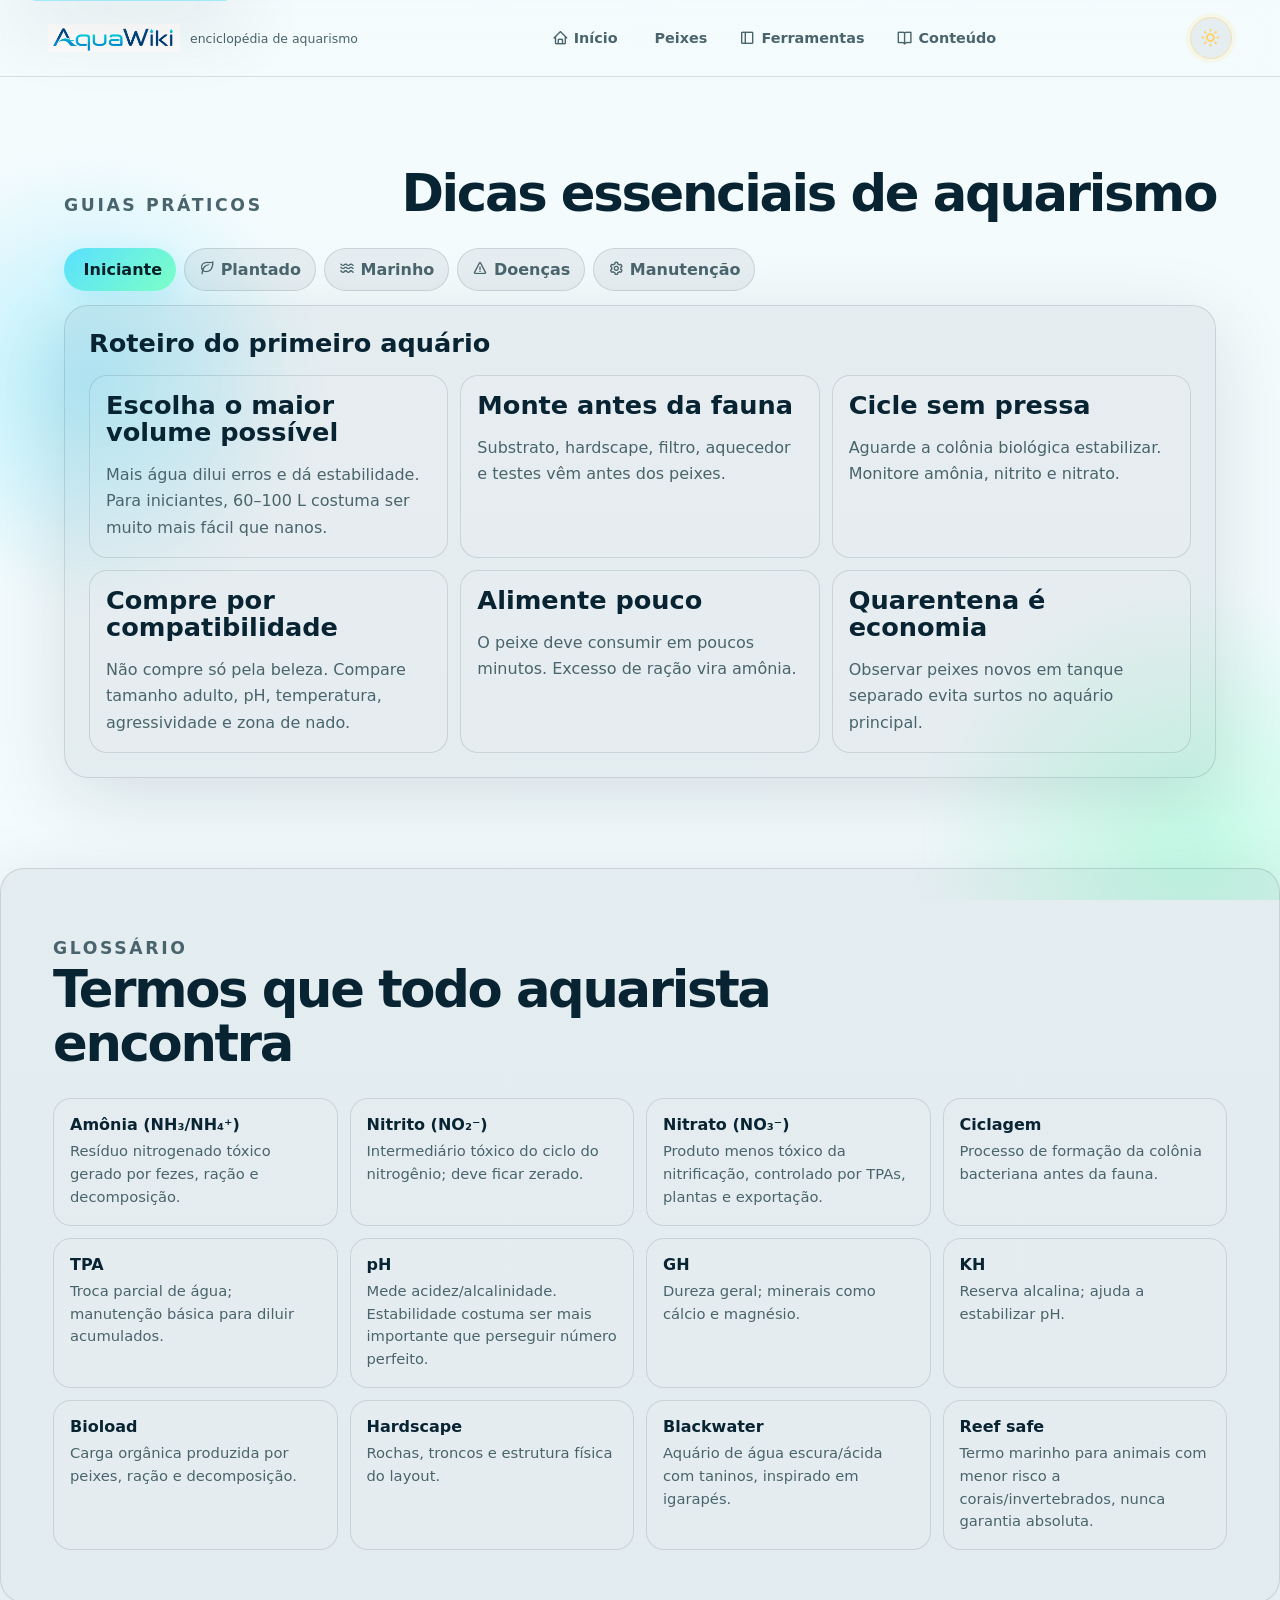
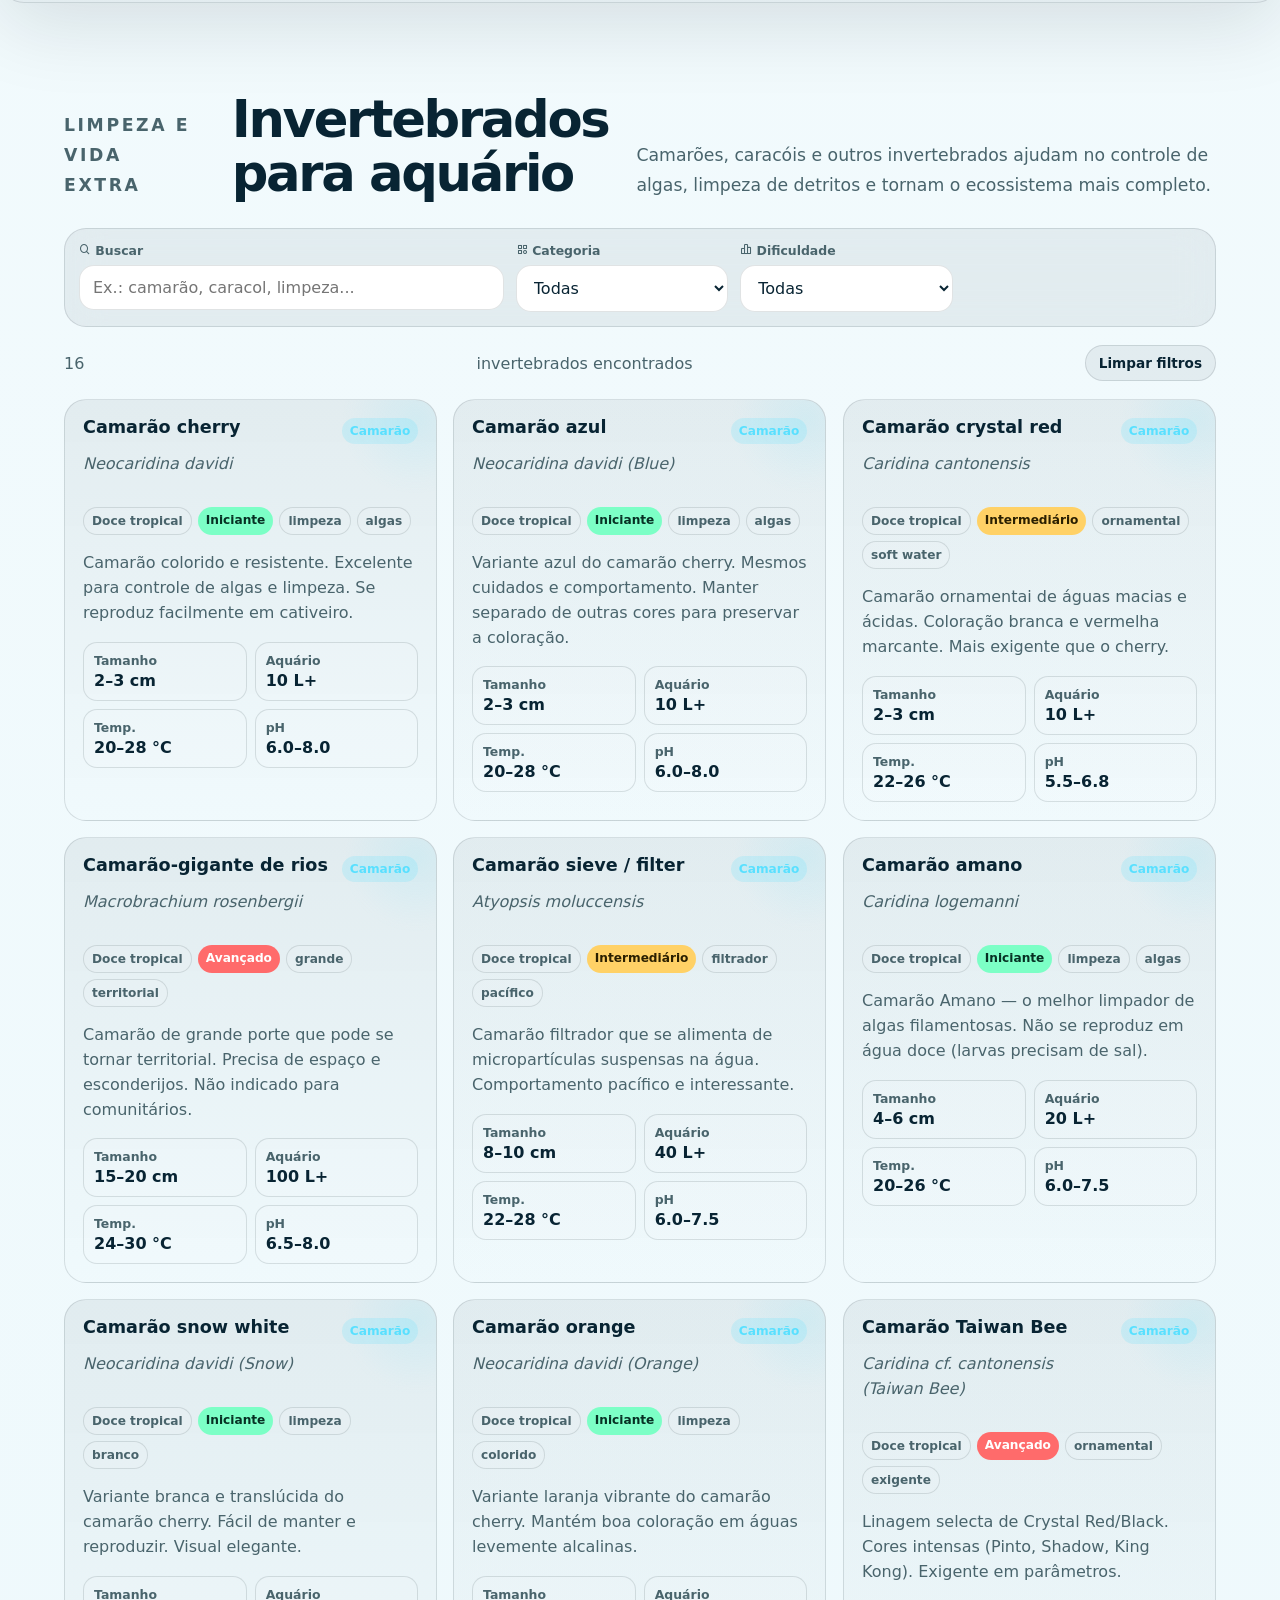
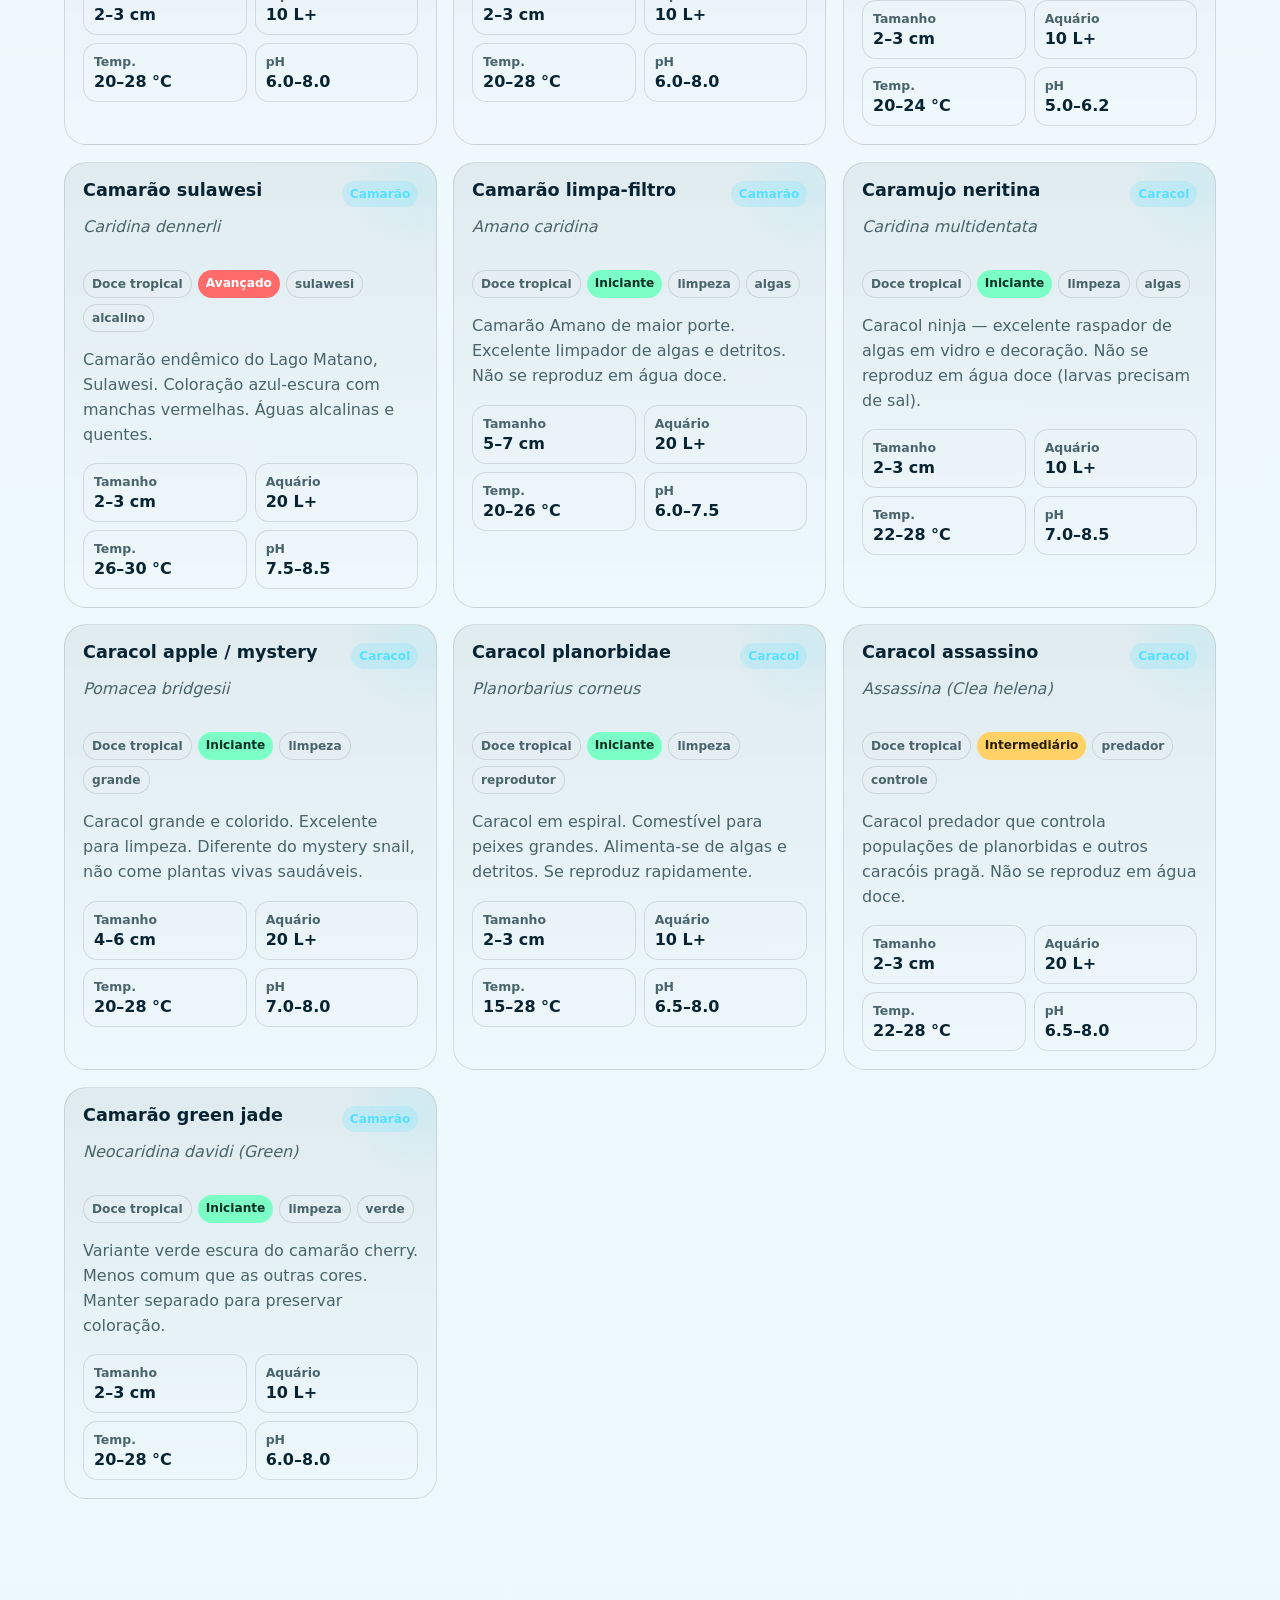
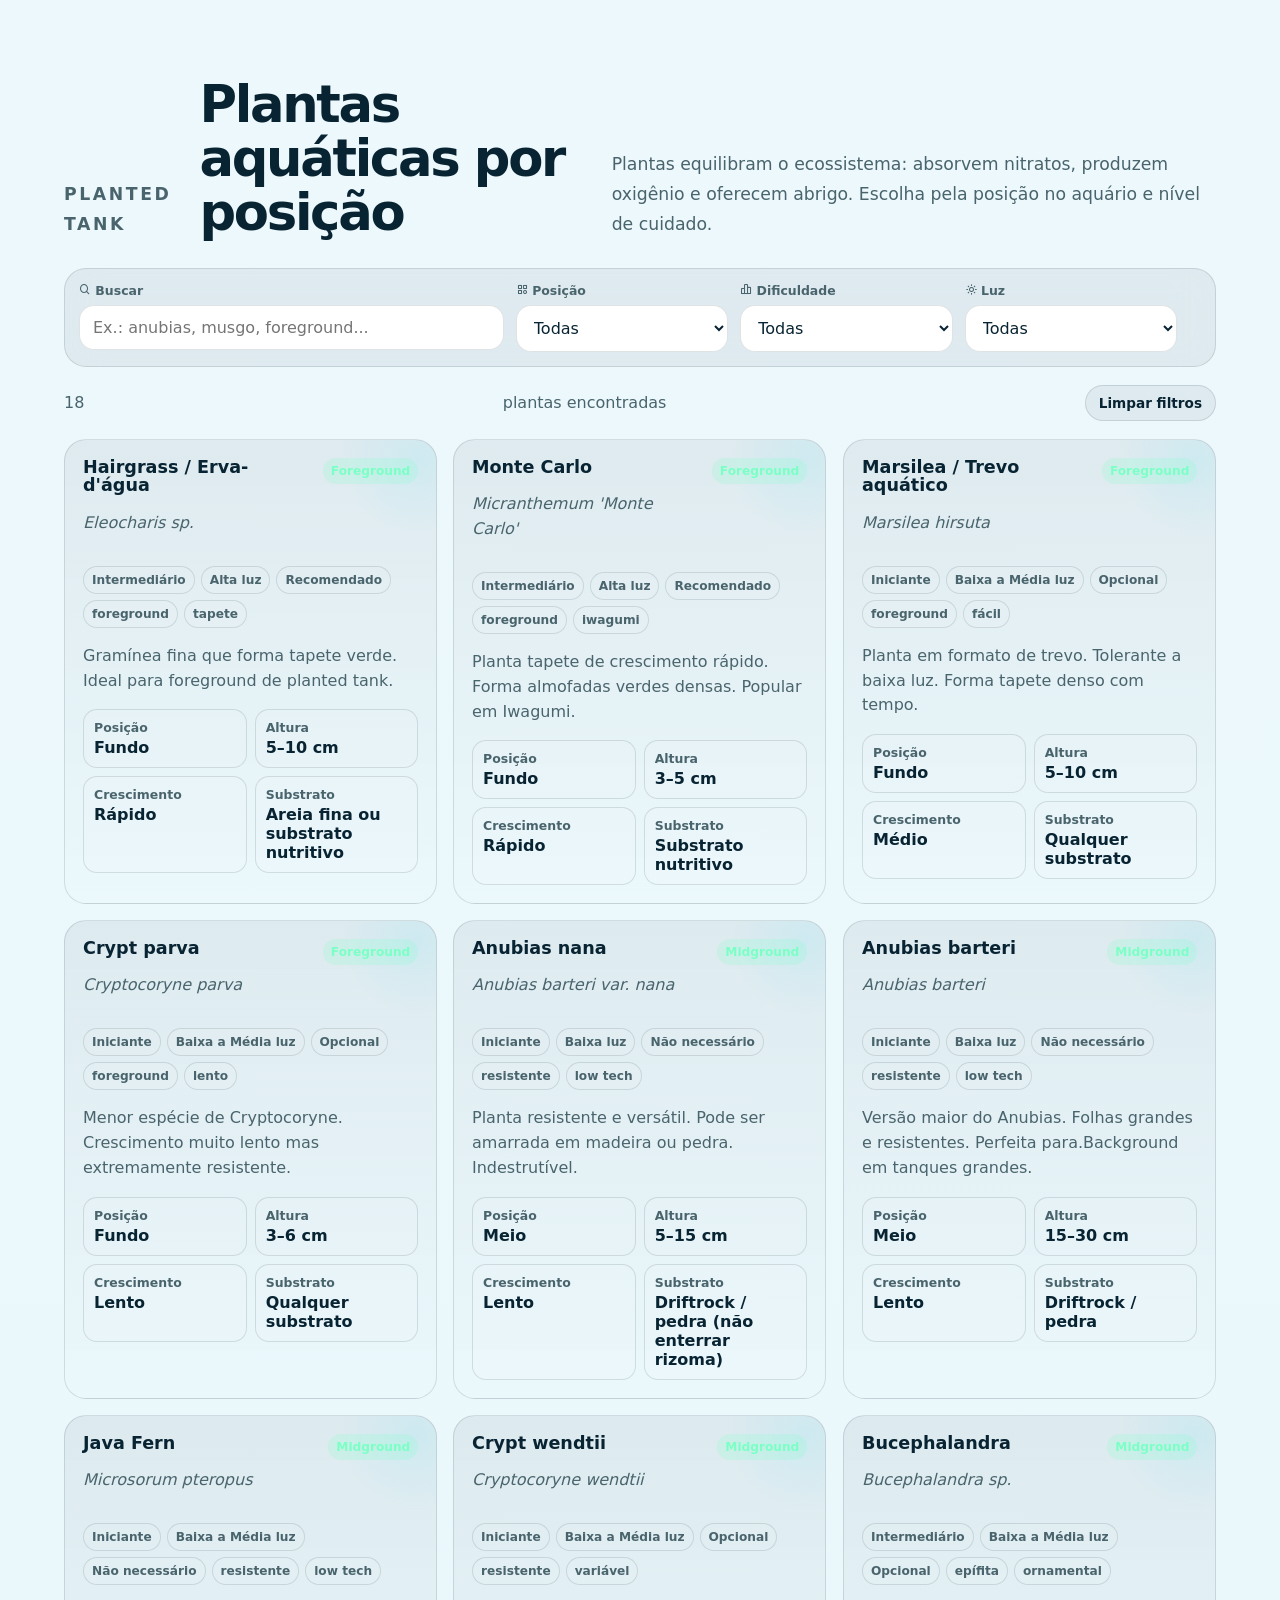
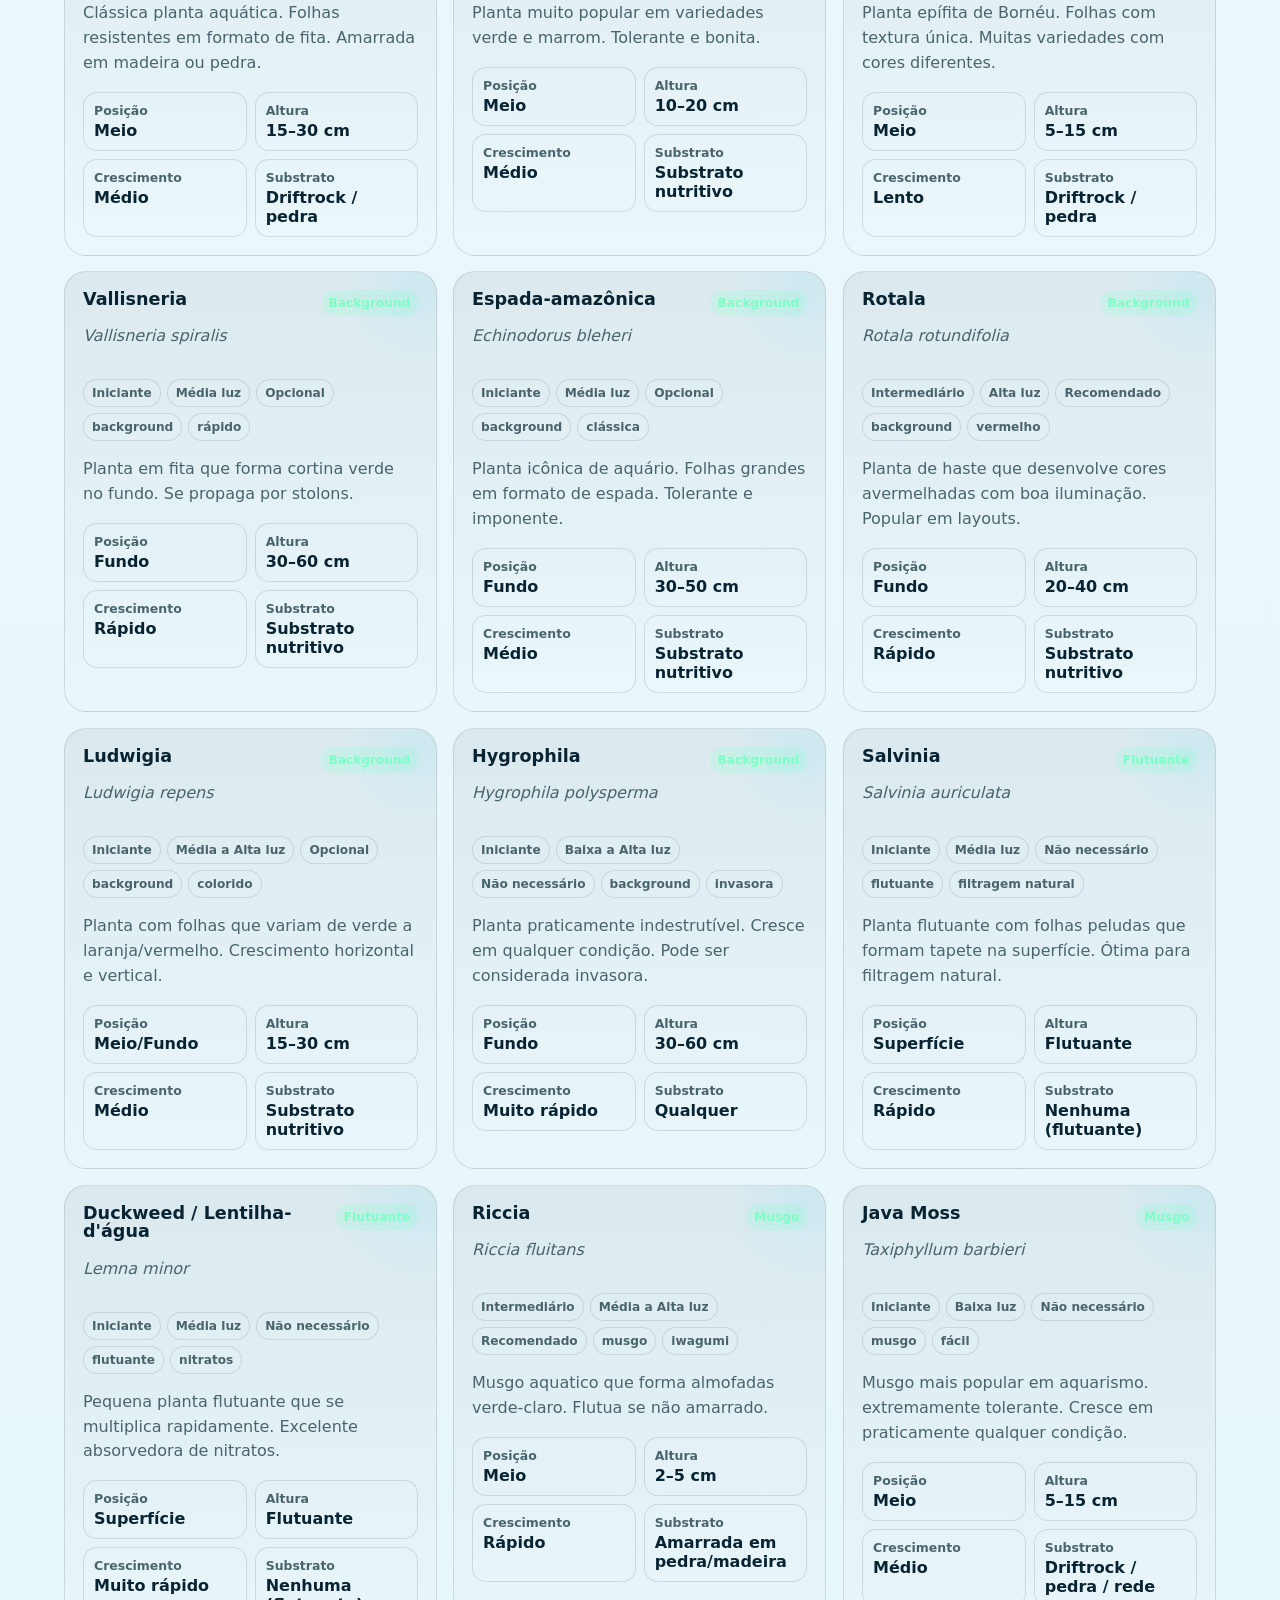
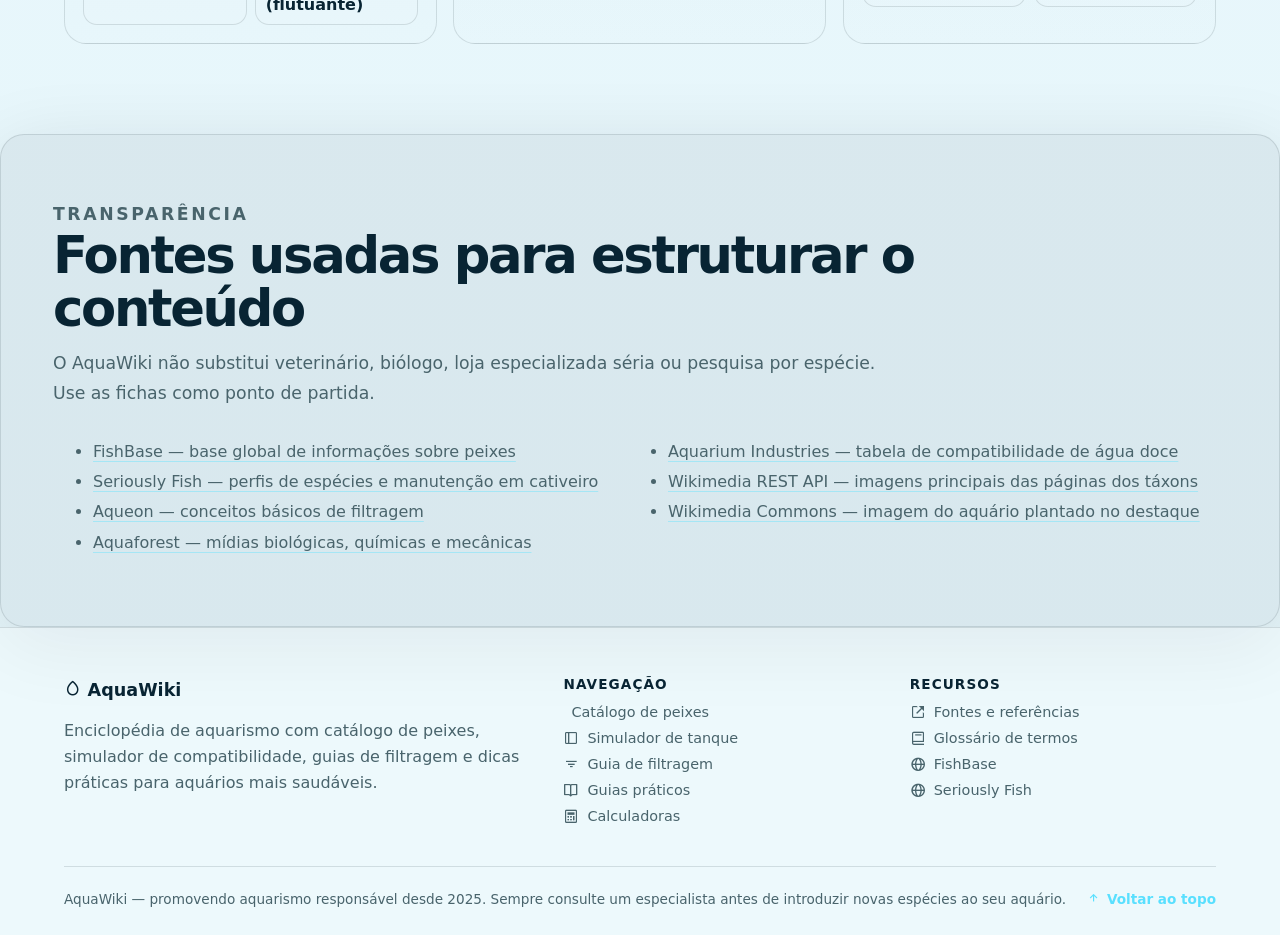
<file: aquawiki/conteudo.html>
<!doctype html>
<html lang="pt-BR">
<head>
  <meta charset="utf-8" />
  <meta name="viewport" content="width=device-width, initial-scale=1" />
  <title>AquaWiki — Guia de aquarismo</title>
  <meta name="description" content="AquaWiki: peixes ornamentais, filtragem, ciclagem, parâmetros e dicas práticas para aquários mais saudáveis." />
  <meta name="theme-color" content="#061822" />
  <meta name="color-scheme" content="dark light" />
  <meta property="og:title" content="AquaWiki — Enciclopédia de Aquarismo" />
  <meta property="og:description" content="Catálogo de peixes, simulador de compatibilidade, filtragem, guias e dicas práticas para aquarismo." />
  <meta property="og:type" content="website" />
  <meta property="og:url" content="https://aquawiki.com.br" />
  <meta property="og:locale" content="pt_BR" />
  <meta property="og:image" content="https://commons.wikimedia.org/wiki/Special:FilePath/Aquarium_plants_and_fish.jpg" />
  <meta name="twitter:card" content="summary_large_image" />
  <meta name="twitter:title" content="AquaWiki — Enciclopédia de Aquarismo" />
  <meta name="twitter:description" content="Catálogo de peixes, simulador de compatibilidade, filtragem, guias e dicas práticas para aquarismo." />
  <meta name="twitter:image" content="https://commons.wikimedia.org/wiki/Special:FilePath/Aquarium_plants_and_fish.jpg" />
  <script type="application/ld+json">{"@context":"https://schema.org","@type":"WebApplication","name":"AquaWiki","description":"Enciclopédia de aquarismo com catálogo de peixes, simulador de compatibilidade e guias práticos.","applicationCategory":"EducationalApplication","operatingSystem":"Any","url":"https://aquawiki.com.br"}</script>
  <link rel="preconnect" href="https://en.wikipedia.org" />
  <link rel="preconnect" href="https://upload.wikimedia.org" crossorigin />
  <link rel="dns-prefetch" href="https://commons.wikimedia.org" />
  <link rel="canonical" href="https://aquawiki.com.br" />
  <link rel="stylesheet" href="styles.css" />
  <link rel="stylesheet" href="vendor/boxicons.min.css" />
  <link rel="icon" type="image/png" href="assets/logo-dark.png" />
  <link rel="apple-touch-icon" href="assets/logo-dark.png" />
  <link rel="manifest" href="manifest.json" />
  <meta name="apple-mobile-web-app-capable" content="yes" />
  <meta name="apple-mobile-web-app-status-bar-style" content="black-translucent" />
</head>
<body>
  <a class="skip-link" href="#conteudo">Pular para o conteúdo</a>
  <div class="site-bg" aria-hidden="true"></div>
<header class="topbar" id="topo">
    <a class="brand" href="index.html" aria-label="Voltar ao topo">
      <span class="brand-logo" aria-hidden="true">
        <img class="logo logo-dark" src="assets/logo-dark.png" alt="" width="172" height="64" />
        <img class="logo logo-light" src="assets/logo-light.png" alt="" width="172" height="64" />
      </span>
      <span class="brand-copy"><small>enciclopédia de aquarismo</small></span>
    </a>
        <nav class="nav" aria-label="Navegação principal">
      <a href="index.html"><i class="bx bx-home"></i> Início</a>
      <a href="peixes.html"><i class="bx bx-fish"></i> Peixes</a>
      <a href="ferramentas.html"><i class="bx bx-dock-left"></i> Ferramentas</a>
      <a href="conteudo.html" class="active"><i class="bx bx-book-open"></i> Conteúdo</a>
    </nav>
    <button class="theme-toggle" id="themeToggle" type="button" aria-label="Alternar entre tema claro e escuro" aria-pressed="false"><i class="bx bx-moon" id="themeIcon"></i></button>
  </header>

  <main id="conteudo">
    <section class="section-pad" id="guias" aria-labelledby="guias-title">
      <div class="section-head reveal">
        <p class="eyebrow">Guias práticos</p>
        <h2 id="guias-title">Dicas essenciais de aquarismo</h2>
      </div>
      <div class="guide-tabs reveal" role="tablist" aria-label="Guias de aquarismo">
        <button class="tab active" data-guide="iniciante" type="button" role="tab" aria-selected="true" aria-controls="guidePanel"><i class="bx bx-seedling"></i> Iniciante</button>
        <button class="tab" data-guide="plantado" type="button" role="tab" aria-selected="false" aria-controls="guidePanel"><i class="bx bx-leaf"></i> Plantado</button>
        <button class="tab" data-guide="marinho" type="button" role="tab" aria-selected="false" aria-controls="guidePanel"><i class="bx bx-water"></i> Marinho</button>
        <button class="tab" data-guide="doencas" type="button" role="tab" aria-selected="false" aria-controls="guidePanel"><i class="bx bx-error"></i> Doenças</button>
        <button class="tab" data-guide="manutencao" type="button" role="tab" aria-selected="false" aria-controls="guidePanel"><i class="bx bx-cog"></i> Manutenção</button>
      </div>
      <div class="guide-panel reveal" id="guidePanel" role="tabpanel" tabindex="0"></div>
    </section>

    <section class="section-pad glossary-section reveal" id="glossario" aria-labelledby="glossario-title">
      <div class="section-head compact">
        <p class="eyebrow">Glossário</p>
        <h2 id="glossario-title">Termos que todo aquarista encontra</h2>
      </div>
      <div class="glossary" id="glossary"></div>
    </section>

    <section class="section-pad" id="invertebrados" aria-labelledby="invert-title">
      <div class="section-head reveal">
        <p class="eyebrow">Limpeza e vida extra</p>
        <h2 id="invert-title">Invertebrados para aquário</h2>
        <p>Camarões, caracóis e outros invertebrados ajudam no controle de algas, limpeza de detritos e tornam o ecossistema mais completo.</p>
      </div>
      <div class="toolbar reveal" role="search">
        <label class="search-box">
          <span><i class="bx bx-search"></i> Buscar</span>
          <input id="invertSearch" type="search" placeholder="Ex.: camarão, caracol, limpeza..." autocomplete="off" />
        </label>
        <label>
          <span><i class="bx bx-category"></i> Categoria</span>
          <select id="invertCategory"><option value="all">Todas</option><option value="Camarão">Camarões</option><option value="Caracol">Caracóis</option></select>
        </label>
        <label>
          <span><i class="bx bx-bar-chart-alt-2"></i> Dificuldade</span>
          <select id="invertDifficulty"><option value="all">Todas</option></select>
        </label>
      </div>
      <div class="result-row reveal">
        <span id="invertResultCount" aria-live="polite">0</span> invertebrados encontrados
        <button class="btn mini" id="resetInvertFilters" type="button">Limpar filtros</button>
      </div>
      <div class="fish-grid" id="invertGrid" aria-live="polite"></div>
    </section>

    <section class="section-pad" id="plantas" aria-labelledby="plantas-title">
      <div class="section-head reveal">
        <p class="eyebrow">Planted tank</p>
        <h2 id="plantas-title">Plantas aquáticas por posição</h2>
        <p>Plantas equilibram o ecossistema: absorvem nitratos, produzem oxigênio e oferecem abrigo. Escolha pela posição no aquário e nível de cuidado.</p>
      </div>
      <div class="toolbar reveal" role="search">
        <label class="search-box">
          <span><i class="bx bx-search"></i> Buscar</span>
          <input id="plantSearch" type="search" placeholder="Ex.: anubias, musgo, foreground..." autocomplete="off" />
        </label>
        <label>
          <span><i class="bx bx-category"></i> Posição</span>
          <select id="plantCategory"><option value="all">Todas</option><option value="Foreground">Foreground</option><option value="Midground">Midground</option><option value="Background">Background</option><option value="Flutuante">Flutuantes</option><option value="Musgo">Musgos</option></select>
        </label>
        <label>
          <span><i class="bx bx-bar-chart-alt-2"></i> Dificuldade</span>
          <select id="plantDifficulty"><option value="all">Todas</option></select>
        </label>
        <label>
          <span><i class="bx bx-sun"></i> Luz</span>
          <select id="plantLight"><option value="all">Todas</option><option value="Baixa">Baixa</option><option value="Média">Média</option><option value="Alta">Alta</option></select>
        </label>
      </div>
      <div class="result-row reveal">
        <span id="plantResultCount" aria-live="polite">0</span> plantas encontradas
        <button class="btn mini" id="resetPlantFilters" type="button">Limpar filtros</button>
      </div>
      <div class="fish-grid" id="plantGrid" aria-live="polite"></div>
    </section>

    <section class="section-pad sources reveal" id="fontes" aria-labelledby="fontes-title">
      <div class="section-head compact">
        <p class="eyebrow">Transparência</p>
        <h2 id="fontes-title">Fontes usadas para estruturar o conteúdo</h2>
        <p>O AquaWiki não substitui veterinário, biólogo, loja especializada séria ou pesquisa por espécie. Use as fichas como ponto de partida.</p>
      </div>
      <ul>
        <li><a href="https://www.fishbase.se/home.php" target="_blank" rel="noopener noreferrer">FishBase — base global de informações sobre peixes</a></li>
        <li><a href="https://seriouslyfish.com/species" target="_blank" rel="noopener noreferrer">Seriously Fish — perfis de espécies e manutenção em cativeiro</a></li>
        <li><a href="https://www.aqueon.com/articles/aquarium-filtration-basics" target="_blank" rel="noopener noreferrer">Aqueon — conceitos básicos de filtragem</a></li>
        <li><a href="https://aquaforest.eu/en/knowledge-base/aquarium-filter-media-filtration-methods-biological-chemical-mechanical/" target="_blank" rel="noopener noreferrer">Aquaforest — mídias biológicas, químicas e mecânicas</a></li>
        <li><a href="https://www.aquariumindustries.com.au/wp-content/uploads/2015/03/Freshwater-Fish-Compatibility-Chart.pdf" target="_blank" rel="noopener noreferrer">Aquarium Industries — tabela de compatibilidade de água doce</a></li>
        <li><a href="https://www.mediawiki.org/wiki/Wikimedia_REST_API" target="_blank" rel="noopener noreferrer">Wikimedia REST API — imagens principais das páginas dos táxons</a></li>
        <li><a href="https://commons.wikimedia.org/wiki/File:Aquarium_plants_and_fish.jpg" target="_blank" rel="noopener noreferrer">Wikimedia Commons — imagem do aquário plantado no destaque</a></li>
      </ul>
    </section>
  </main>

  <div id="fishModal" class="fish-modal" role="dialog" aria-label="Ficha do peixe" aria-modal="true" hidden>
    <div class="fish-modal-backdrop" id="modalBackdrop"></div>
    <div class="fish-modal-content">
      <button class="close-modal" id="closeModal" type="button" aria-label="Fechar"><i class="bx bx-x"></i></button>
      <div id="modalContent"></div>
    </div>
  </div>

  <footer class="footer">
    <div class="footer-grid">
      <div class="footer-brand">
        <p><i class="bx bx-droplet"></i> <strong>AquaWiki</strong></p>
        <p>Enciclopédia de aquarismo com catálogo de peixes, simulador de compatibilidade, guias de filtragem e dicas práticas para aquários mais saudáveis.</p>
      </div>
      <div class="footer-links">
        <h4>Navegação</h4>
        <a href="peixes.html"><i class="bx bx-fish"></i> Catálogo de peixes</a>
        <a href="ferramentas.html"><i class="bx bx-dock-left"></i> Simulador de tanque</a>
        <a href="ferramentas.html#filtragem"><i class="bx bx-filter"></i> Guia de filtragem</a>
        <a href="conteudo.html#guias"><i class="bx bx-book-open"></i> Guias práticos</a>
        <a href="ferramentas.html#calculadoras"><i class="bx bx-calculator"></i> Calculadoras</a>
      </div>
      <div class="footer-links">
        <h4>Recursos</h4>
        <a href="conteudo.html#fontes"><i class="bx bx-link-external"></i> Fontes e referências</a>
        <a href="conteudo.html#glossario"><i class="bx bx-book"></i> Glossário de termos</a>
        <a href="https://www.fishbase.se/home.php" target="_blank" rel="noopener noreferrer"><i class="bx bx-globe"></i> FishBase</a>
        <a href="https://seriouslyfish.com/species" target="_blank" rel="noopener noreferrer"><i class="bx bx-globe"></i> Seriously Fish</a>
      </div>
    </div>
    <div class="footer-bottom">
      <p>AquaWiki — promovendo aquarismo responsável desde 2025. Sempre consulte um especialista antes de introduzir novas espécies ao seu aquário.</p>
      <a href="#topo"><i class="bx bx-up-arrow-alt"></i> Voltar ao topo</a>
    </div>
  </footer>

  <button class="back-to-top" id="backToTop" type="button" aria-label="Voltar ao topo"><i class="bx bx-chevron-up"></i></button>
  <div class="toast-container" id="toastContainer"></div>
  <script src="app.js" defer></script>
</body>
</html>
</file>
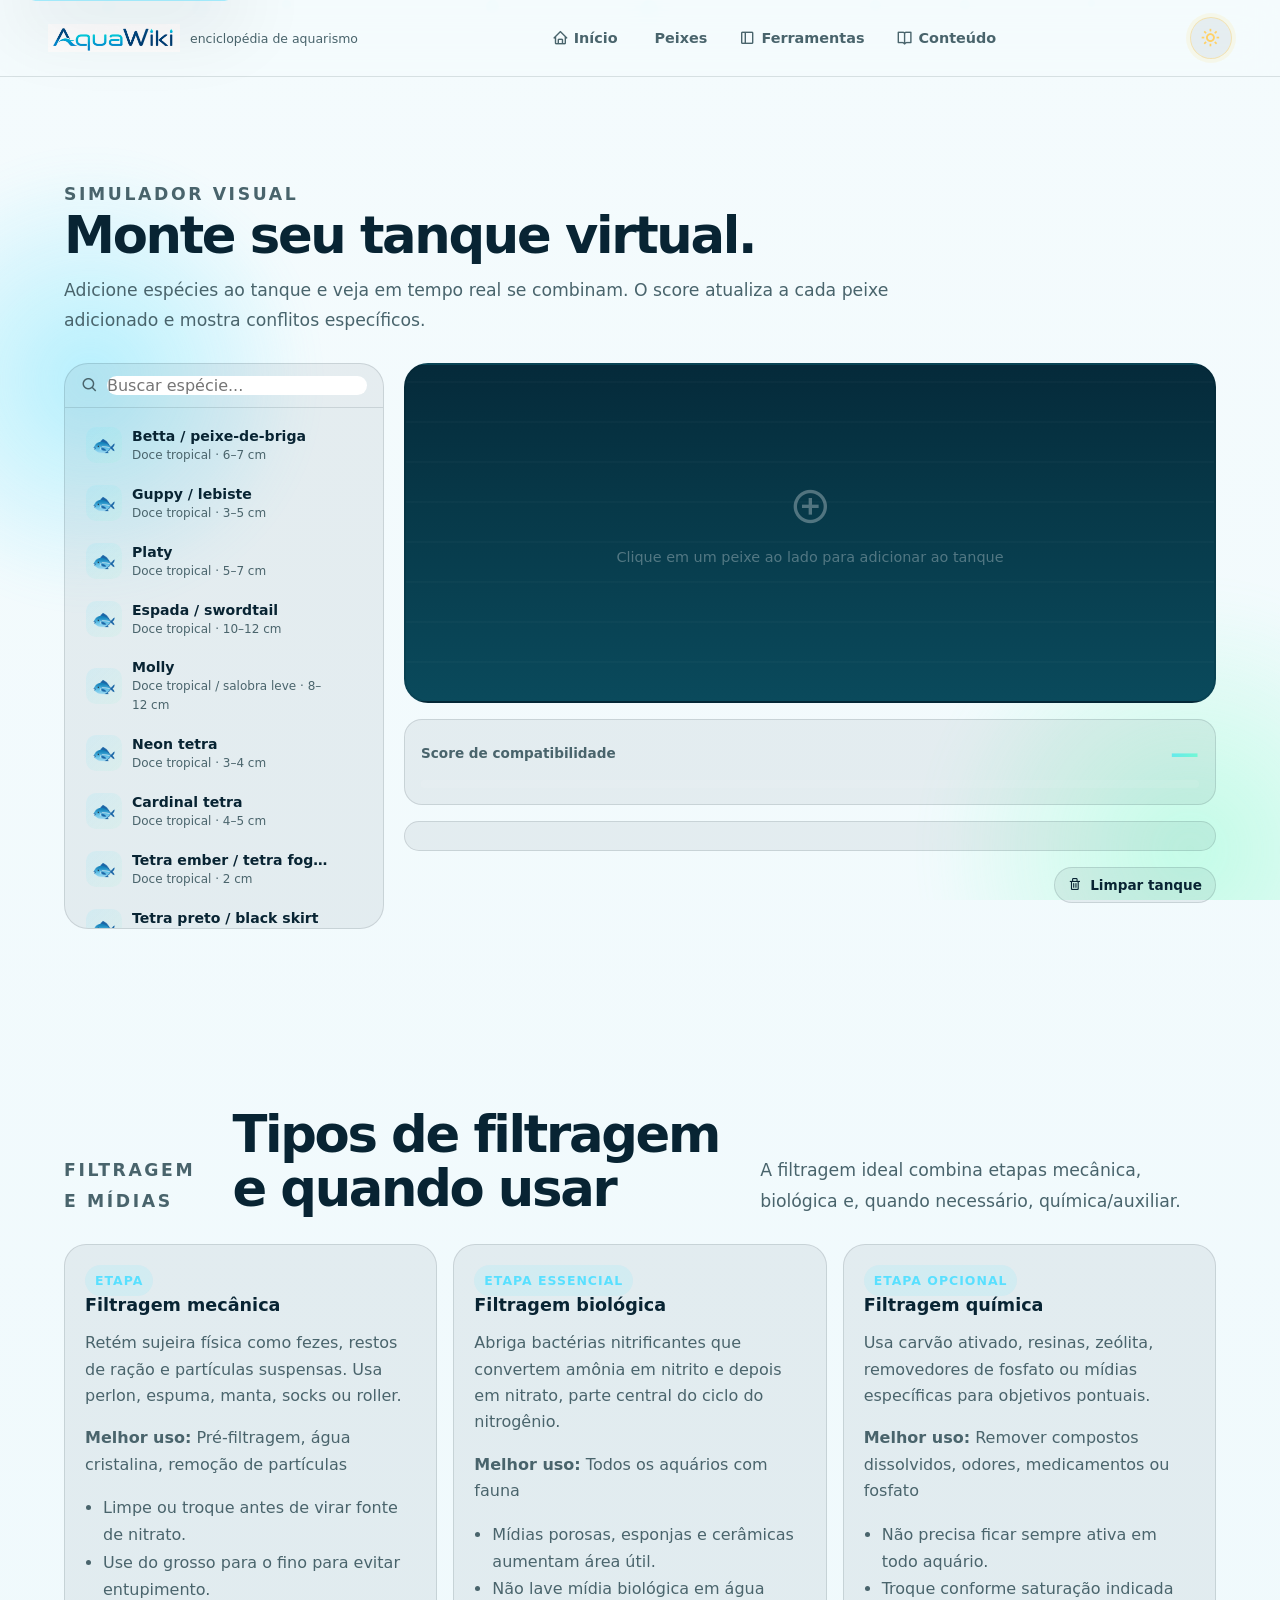
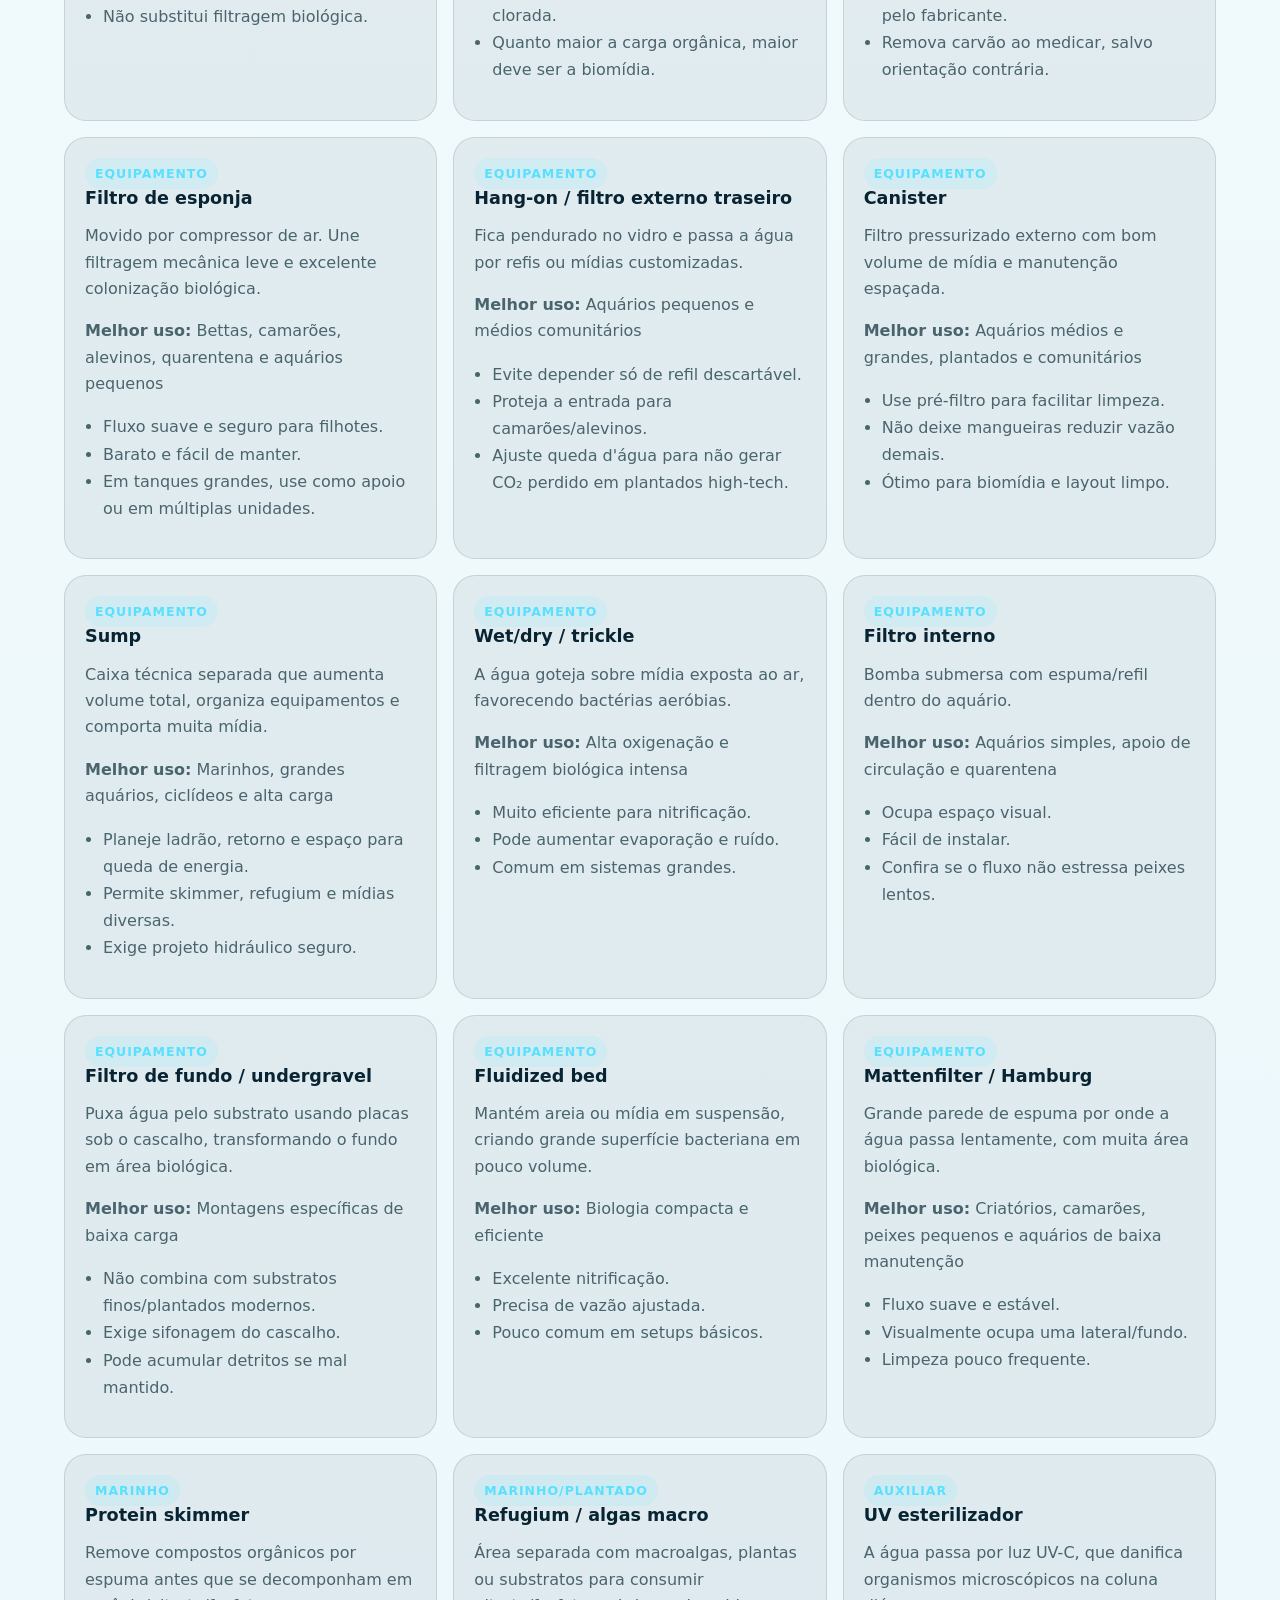
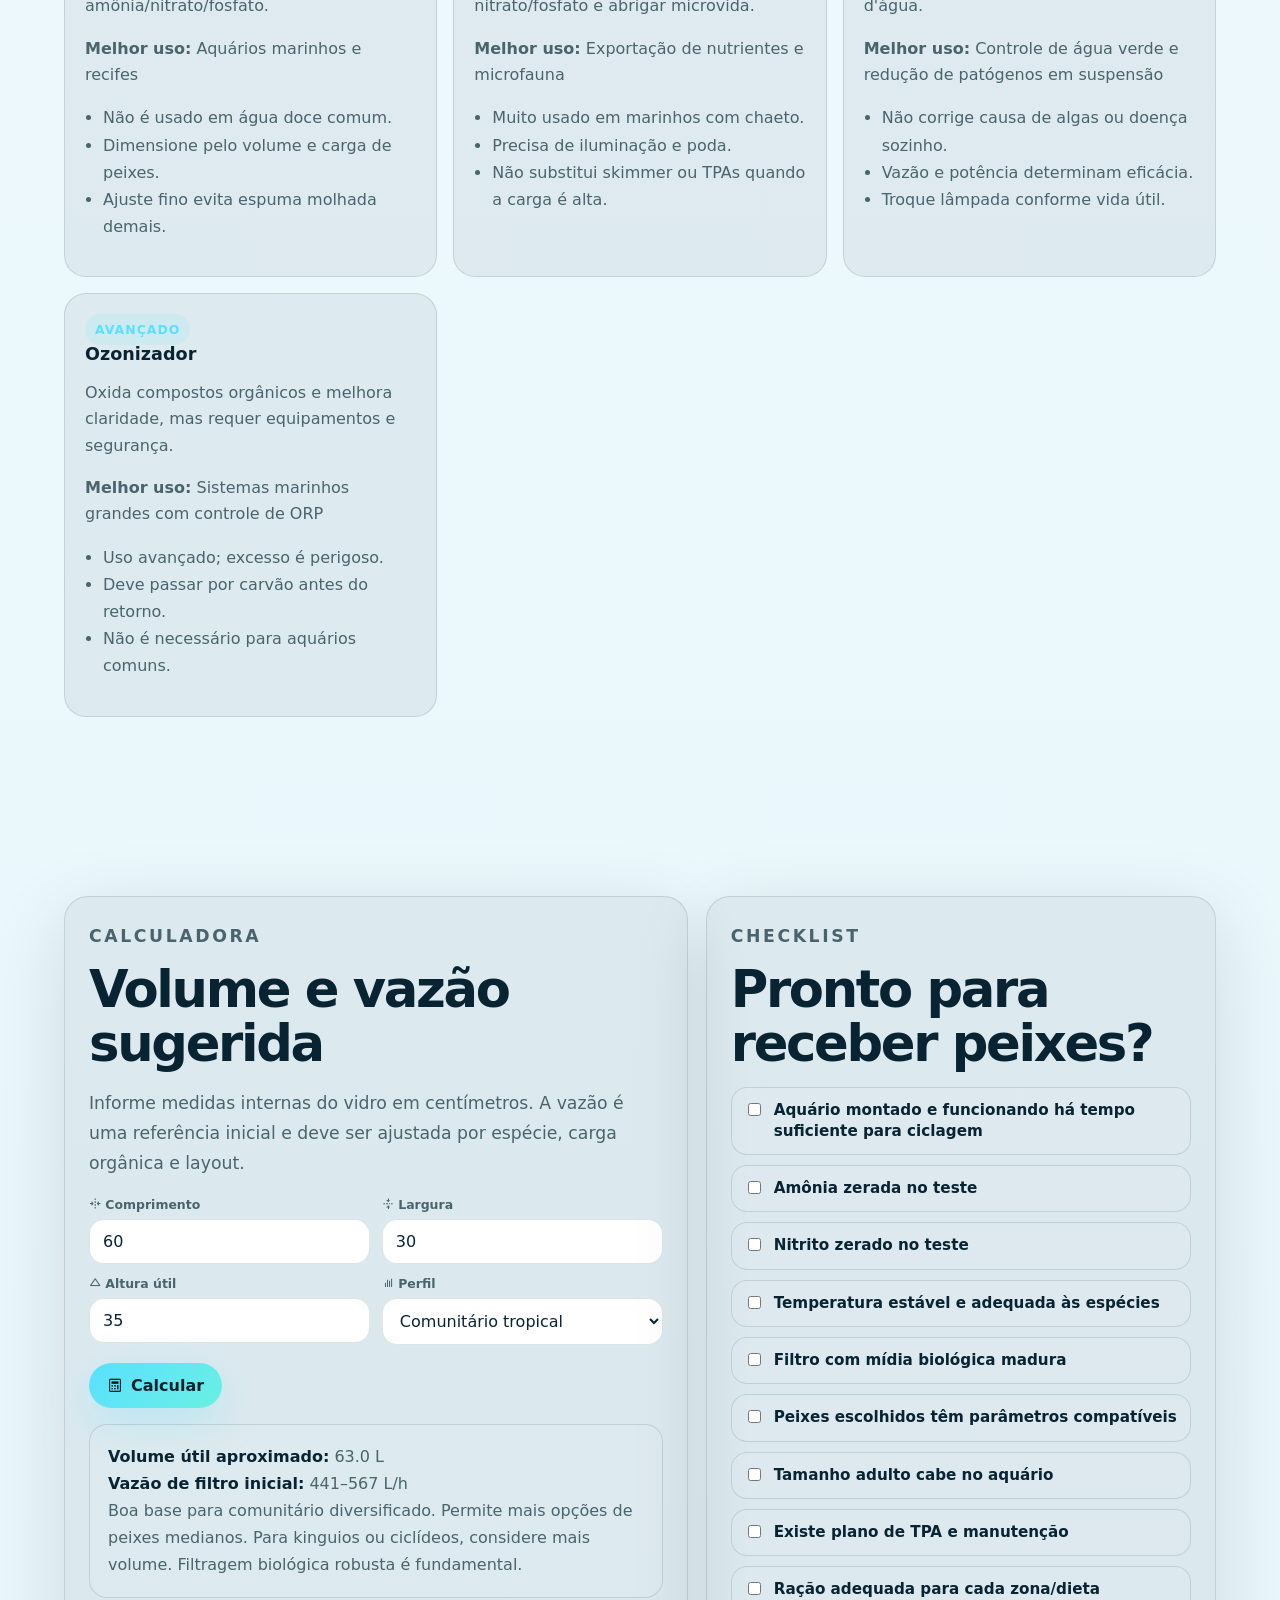
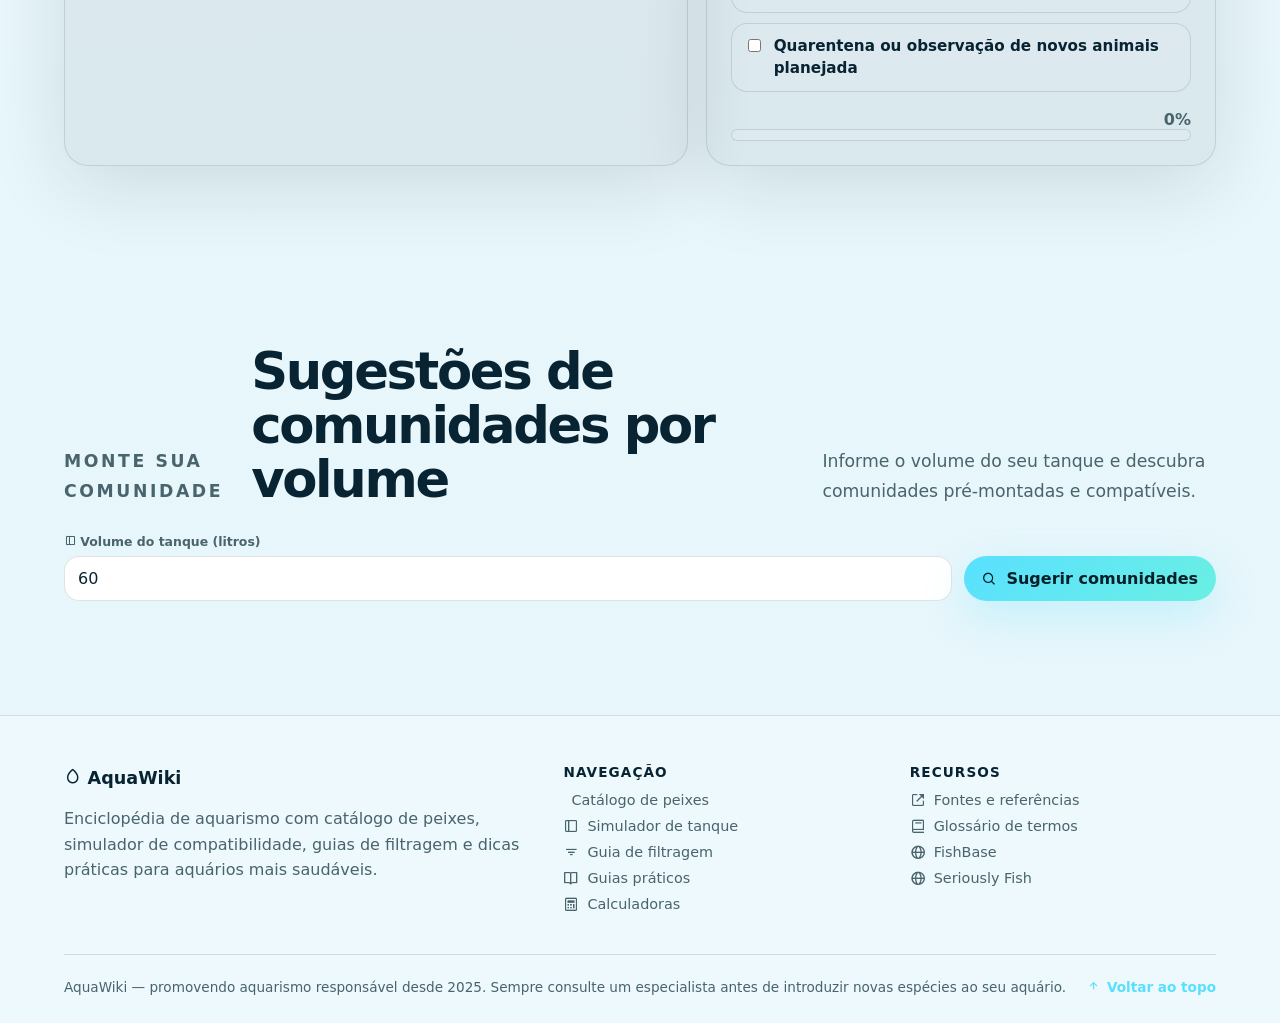
<file: aquawiki/ferramentas.html>
<!doctype html>
<html lang="pt-BR">
<head>
  <meta charset="utf-8" />
  <meta name="viewport" content="width=device-width, initial-scale=1" />
  <title>AquaWiki — Guia de aquarismo</title>
  <meta name="description" content="AquaWiki: peixes ornamentais, filtragem, ciclagem, parâmetros e dicas práticas para aquários mais saudáveis." />
  <meta name="theme-color" content="#061822" />
  <meta name="color-scheme" content="dark light" />
  <meta property="og:title" content="AquaWiki — Enciclopédia de Aquarismo" />
  <meta property="og:description" content="Catálogo de peixes, simulador de compatibilidade, filtragem, guias e dicas práticas para aquarismo." />
  <meta property="og:type" content="website" />
  <meta property="og:url" content="https://aquawiki.com.br" />
  <meta property="og:locale" content="pt_BR" />
  <meta property="og:image" content="https://commons.wikimedia.org/wiki/Special:FilePath/Aquarium_plants_and_fish.jpg" />
  <meta name="twitter:card" content="summary_large_image" />
  <meta name="twitter:title" content="AquaWiki — Enciclopédia de Aquarismo" />
  <meta name="twitter:description" content="Catálogo de peixes, simulador de compatibilidade, filtragem, guias e dicas práticas para aquarismo." />
  <meta name="twitter:image" content="https://commons.wikimedia.org/wiki/Special:FilePath/Aquarium_plants_and_fish.jpg" />
  <script type="application/ld+json">{"@context":"https://schema.org","@type":"WebApplication","name":"AquaWiki","description":"Enciclopédia de aquarismo com catálogo de peixes, simulador de compatibilidade e guias práticos.","applicationCategory":"EducationalApplication","operatingSystem":"Any","url":"https://aquawiki.com.br"}</script>
  <link rel="preconnect" href="https://en.wikipedia.org" />
  <link rel="preconnect" href="https://upload.wikimedia.org" crossorigin />
  <link rel="dns-prefetch" href="https://commons.wikimedia.org" />
  <link rel="canonical" href="https://aquawiki.com.br" />
  <link rel="stylesheet" href="styles.css" />
  <link rel="stylesheet" href="vendor/boxicons.min.css" />
  <link rel="icon" type="image/png" href="assets/logo-dark.png" />
  <link rel="apple-touch-icon" href="assets/logo-dark.png" />
  <link rel="manifest" href="manifest.json" />
  <meta name="apple-mobile-web-app-capable" content="yes" />
  <meta name="apple-mobile-web-app-status-bar-style" content="black-translucent" />
</head>
<body>
  <a class="skip-link" href="#conteudo">Pular para o conteúdo</a>
  <div class="site-bg" aria-hidden="true"></div>
<header class="topbar" id="topo">
    <a class="brand" href="index.html" aria-label="Voltar ao topo">
      <span class="brand-logo" aria-hidden="true">
        <img class="logo logo-dark" src="assets/logo-dark.png" alt="" width="172" height="64" />
        <img class="logo logo-light" src="assets/logo-light.png" alt="" width="172" height="64" />
      </span>
      <span class="brand-copy"><small>enciclopédia de aquarismo</small></span>
    </a>
        <nav class="nav" aria-label="Navegação principal">
      <a href="index.html"><i class="bx bx-home"></i> Início</a>
      <a href="peixes.html"><i class="bx bx-fish"></i> Peixes</a>
      <a href="ferramentas.html" class="active"><i class="bx bx-dock-left"></i> Ferramentas</a>
      <a href="conteudo.html"><i class="bx bx-book-open"></i> Conteúdo</a>
    </nav>
    <button class="theme-toggle" id="themeToggle" type="button" aria-label="Alternar entre tema claro e escuro" aria-pressed="false"><i class="bx bx-moon" id="themeIcon"></i></button>
  </header>

  <main id="conteudo">
    <section class="section-pad reveal" id="tanque" aria-labelledby="tanque-title">
      <div class="section-head compact">
        <p class="eyebrow">Simulador visual</p>
        <h2 id="tanque-title">Monte seu tanque virtual.</h2>
        <p>Adicione espécies ao tanque e veja em tempo real se combinam. O score atualiza a cada peixe adicionado e mostra conflitos específicos.</p>
      </div>
      <div class="tank-layout">
        <div class="tank-species-panel">
          <div class="tank-search">
            <label for="tankSearch" class="sr-only">Buscar espécie no tanque</label>
            <i class="bx bx-search"></i>
            <input id="tankSearch" type="search" placeholder="Buscar espécie..." autocomplete="off" />
          </div>
          <div class="tank-species-list" id="tankSpeciesList"></div>
        </div>
        <div class="tank-virtual-panel">
          <div class="tank-visual" id="tankVisual">
            <div class="tank-water"></div>
            <div class="tank-empty" id="tankEmpty">
              <i class="bx bx-plus-circle"></i>
              <p>Clique em um peixe ao lado para adicionar ao tanque</p>
            </div>
            <div class="tank-fishes" id="tankFishes"></div>
          </div>
          <div class="tank-score-bar">
            <div class="tank-score-info">
              <span class="tank-score-label">Score de compatibilidade</span>
              <span class="tank-score-value" id="tankScoreValue">—</span>
            </div>
            <div class="tank-score-track"><i class="tank-score-fill" id="tankScoreFill"></i></div>
          </div>
          <div class="tank-summary" id="tankSummary"></div>
          <div class="tank-conflicts" id="tankConflicts"></div>
          <div class="tank-actions">
            <button class="btn mini" id="tankClear" type="button"><i class="bx bx-trash"></i> Limpar tanque</button>
          </div>
        </div>
      </div>
    </section>

    <section class="section-pad" id="filtragem" aria-labelledby="filtragem-title">
      <div class="section-head reveal">
        <p class="eyebrow">Filtragem e mídias</p>
        <h2 id="filtragem-title">Tipos de filtragem e quando usar</h2>
        <p>A filtragem ideal combina etapas mecânica, biológica e, quando necessário, química/auxiliar.</p>
      </div>
      <div class="filters-grid" id="filtersGrid"></div>
    </section>

    <section class="section-pad split" id="calculadoras" aria-labelledby="calculadoras-title">
      <div class="calculator-card reveal">
        <p class="eyebrow">Calculadora</p>
        <h2 id="calculadoras-title">Volume e vazão sugerida</h2>
        <p>Informe medidas internas do vidro em centímetros. A vazão é uma referência inicial e deve ser ajustada por espécie, carga orgânica e layout.</p>
        <div class="calc-grid">
          <label><span><i class="bx bx-horizontal-center"></i> Comprimento</span><input id="len" type="number" min="1" step="0.1" value="60" inputmode="decimal" /></label>
          <label><span><i class="bx bx-vertical-center"></i> Largura</span><input id="wid" type="number" min="1" step="0.1" value="30" inputmode="decimal" /></label>
          <label><span><i class="bx bx-up-arrow"></i> Altura útil</span><input id="hei" type="number" min="1" step="0.1" value="35" inputmode="decimal" /></label>
          <label><span><i class="bx bx-bar-chart"></i> Perfil</span><select id="flowProfile"><option value="5">Baixa carga / betta / camarões</option><option value="7" selected>Comunitário tropical</option><option value="10">Alta carga / kinguios / ciclídeos</option></select></label>
        </div>
        <button class="btn primary" id="calcBtn" type="button"><i class="bx bx-calculator"></i> Calcular</button>
        <div id="calcResult" class="calc-result"></div>
      </div>
      <div class="calculator-card reveal">
        <p class="eyebrow">Checklist</p>
        <h2>Pronto para receber peixes?</h2>
        <div class="checklist" id="checklist"></div>
        <div class="progress-wrap"><span id="progressLabel">0%</span><div class="progress" role="progressbar" aria-label="Progresso do checklist" aria-valuemin="0" aria-valuemax="100" aria-valuenow="0"><i id="progressBar"></i></div></div>
      </div>
    </section>

    <section class="section-pad" id="comunidades" aria-labelledby="comunidades-title">
      <div class="section-head reveal">
        <p class="eyebrow">Monte sua comunidade</p>
        <h2 id="comunidades-title">Sugestões de comunidades por volume</h2>
        <p>Informe o volume do seu tanque e descubra comunidades pré-montadas e compatíveis.</p>
      </div>
      <div class="community-search reveal">
        <label>
          <span><i class="bx bx-dock-left"></i> Volume do tanque (litros)</span>
          <input id="communityVolume" type="number" min="10" step="1" value="60" inputmode="numeric" />
        </label>
        <button class="btn primary" id="communityBtn" type="button"><i class="bx bx-search"></i> Sugerir comunidades</button>
      </div>
      <div class="community-results" id="communityResults"></div>
    </section>
  </main>

  <div id="fishModal" class="fish-modal" role="dialog" aria-label="Ficha do peixe" aria-modal="true" hidden>
    <div class="fish-modal-backdrop" id="modalBackdrop"></div>
    <div class="fish-modal-content">
      <button class="close-modal" id="closeModal" type="button" aria-label="Fechar"><i class="bx bx-x"></i></button>
      <div id="modalContent"></div>
    </div>
  </div>

  <footer class="footer">
    <div class="footer-grid">
      <div class="footer-brand">
        <p><i class="bx bx-droplet"></i> <strong>AquaWiki</strong></p>
        <p>Enciclopédia de aquarismo com catálogo de peixes, simulador de compatibilidade, guias de filtragem e dicas práticas para aquários mais saudáveis.</p>
      </div>
      <div class="footer-links">
        <h4>Navegação</h4>
        <a href="peixes.html"><i class="bx bx-fish"></i> Catálogo de peixes</a>
        <a href="ferramentas.html"><i class="bx bx-dock-left"></i> Simulador de tanque</a>
        <a href="ferramentas.html#filtragem"><i class="bx bx-filter"></i> Guia de filtragem</a>
        <a href="conteudo.html#guias"><i class="bx bx-book-open"></i> Guias práticos</a>
        <a href="ferramentas.html#calculadoras"><i class="bx bx-calculator"></i> Calculadoras</a>
      </div>
      <div class="footer-links">
        <h4>Recursos</h4>
        <a href="conteudo.html#fontes"><i class="bx bx-link-external"></i> Fontes e referências</a>
        <a href="conteudo.html#glossario"><i class="bx bx-book"></i> Glossário de termos</a>
        <a href="https://www.fishbase.se/home.php" target="_blank" rel="noopener noreferrer"><i class="bx bx-globe"></i> FishBase</a>
        <a href="https://seriouslyfish.com/species" target="_blank" rel="noopener noreferrer"><i class="bx bx-globe"></i> Seriously Fish</a>
      </div>
    </div>
    <div class="footer-bottom">
      <p>AquaWiki — promovendo aquarismo responsável desde 2025. Sempre consulte um especialista antes de introduzir novas espécies ao seu aquário.</p>
      <a href="#topo"><i class="bx bx-up-arrow-alt"></i> Voltar ao topo</a>
    </div>
  </footer>

  <button class="back-to-top" id="backToTop" type="button" aria-label="Voltar ao topo"><i class="bx bx-chevron-up"></i></button>
  <div class="toast-container" id="toastContainer"></div>
  <script src="app.js" defer></script>
</body>
</html>
</file>
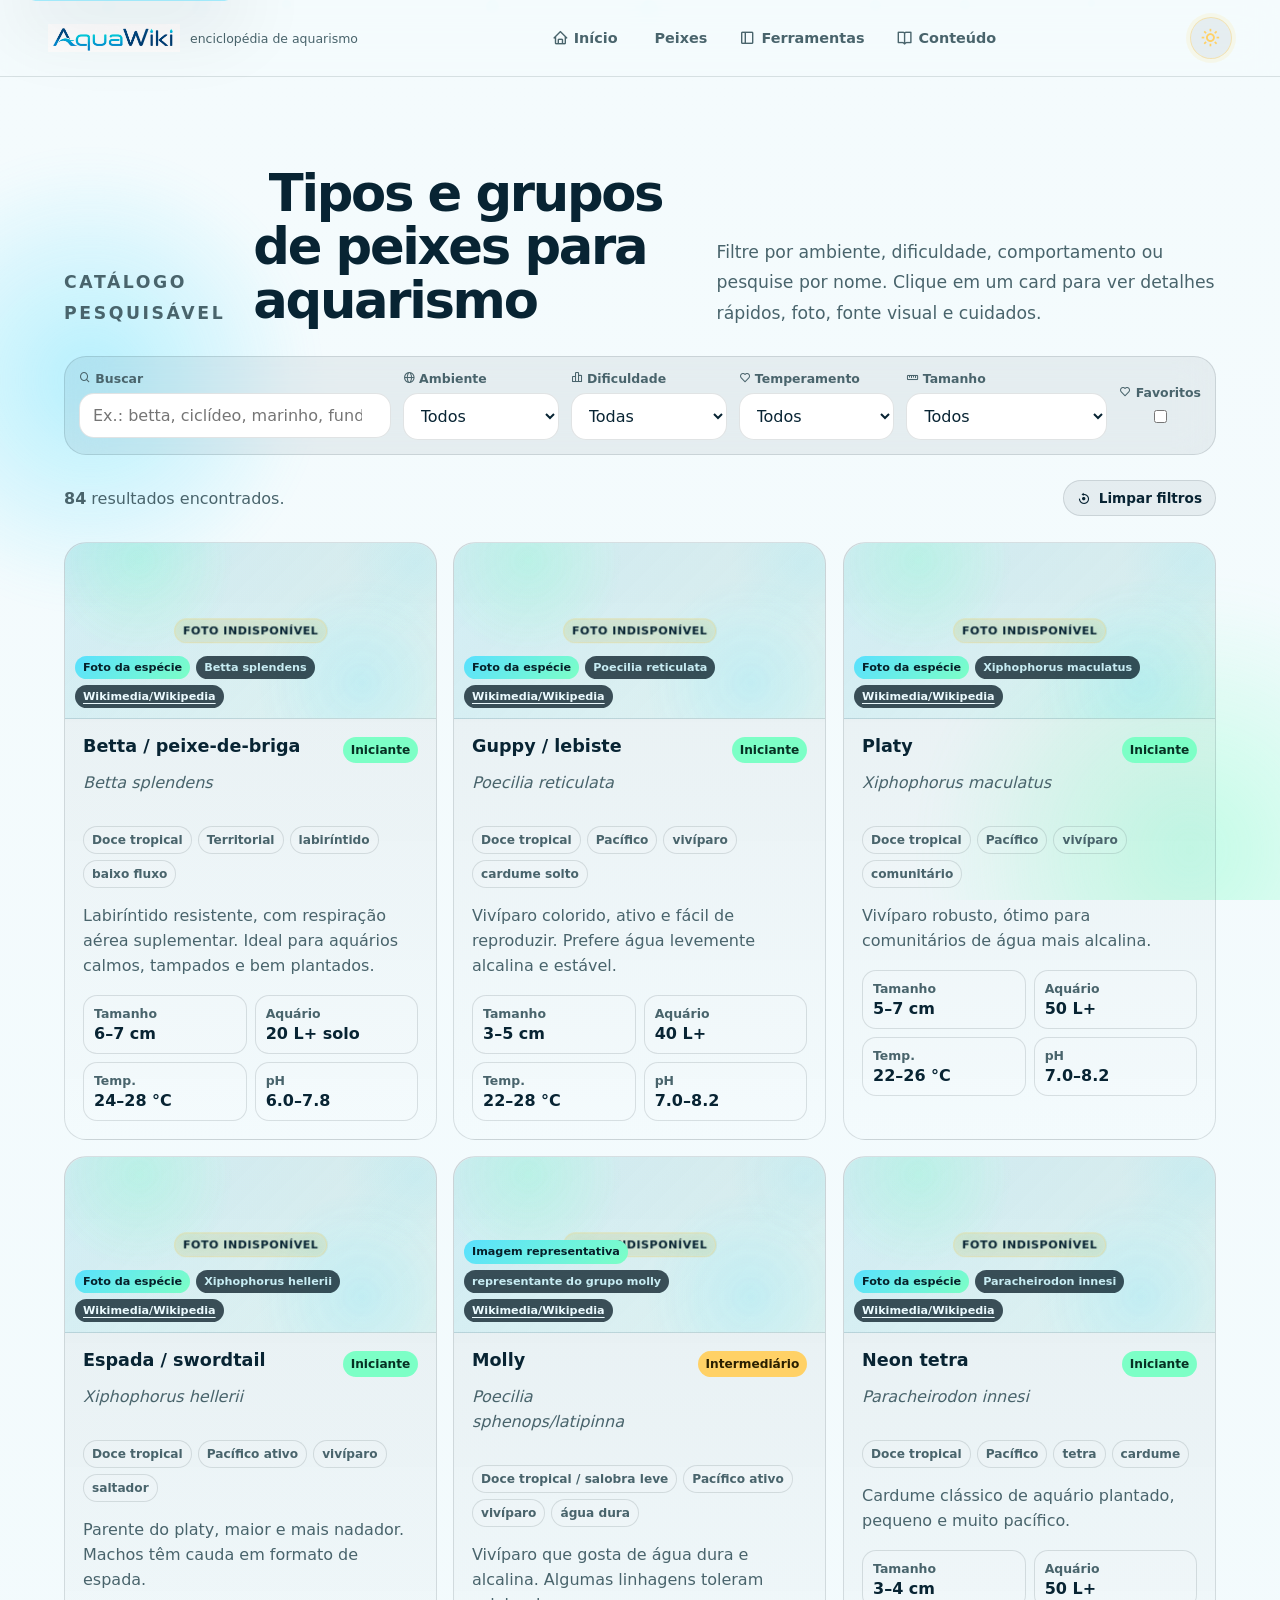
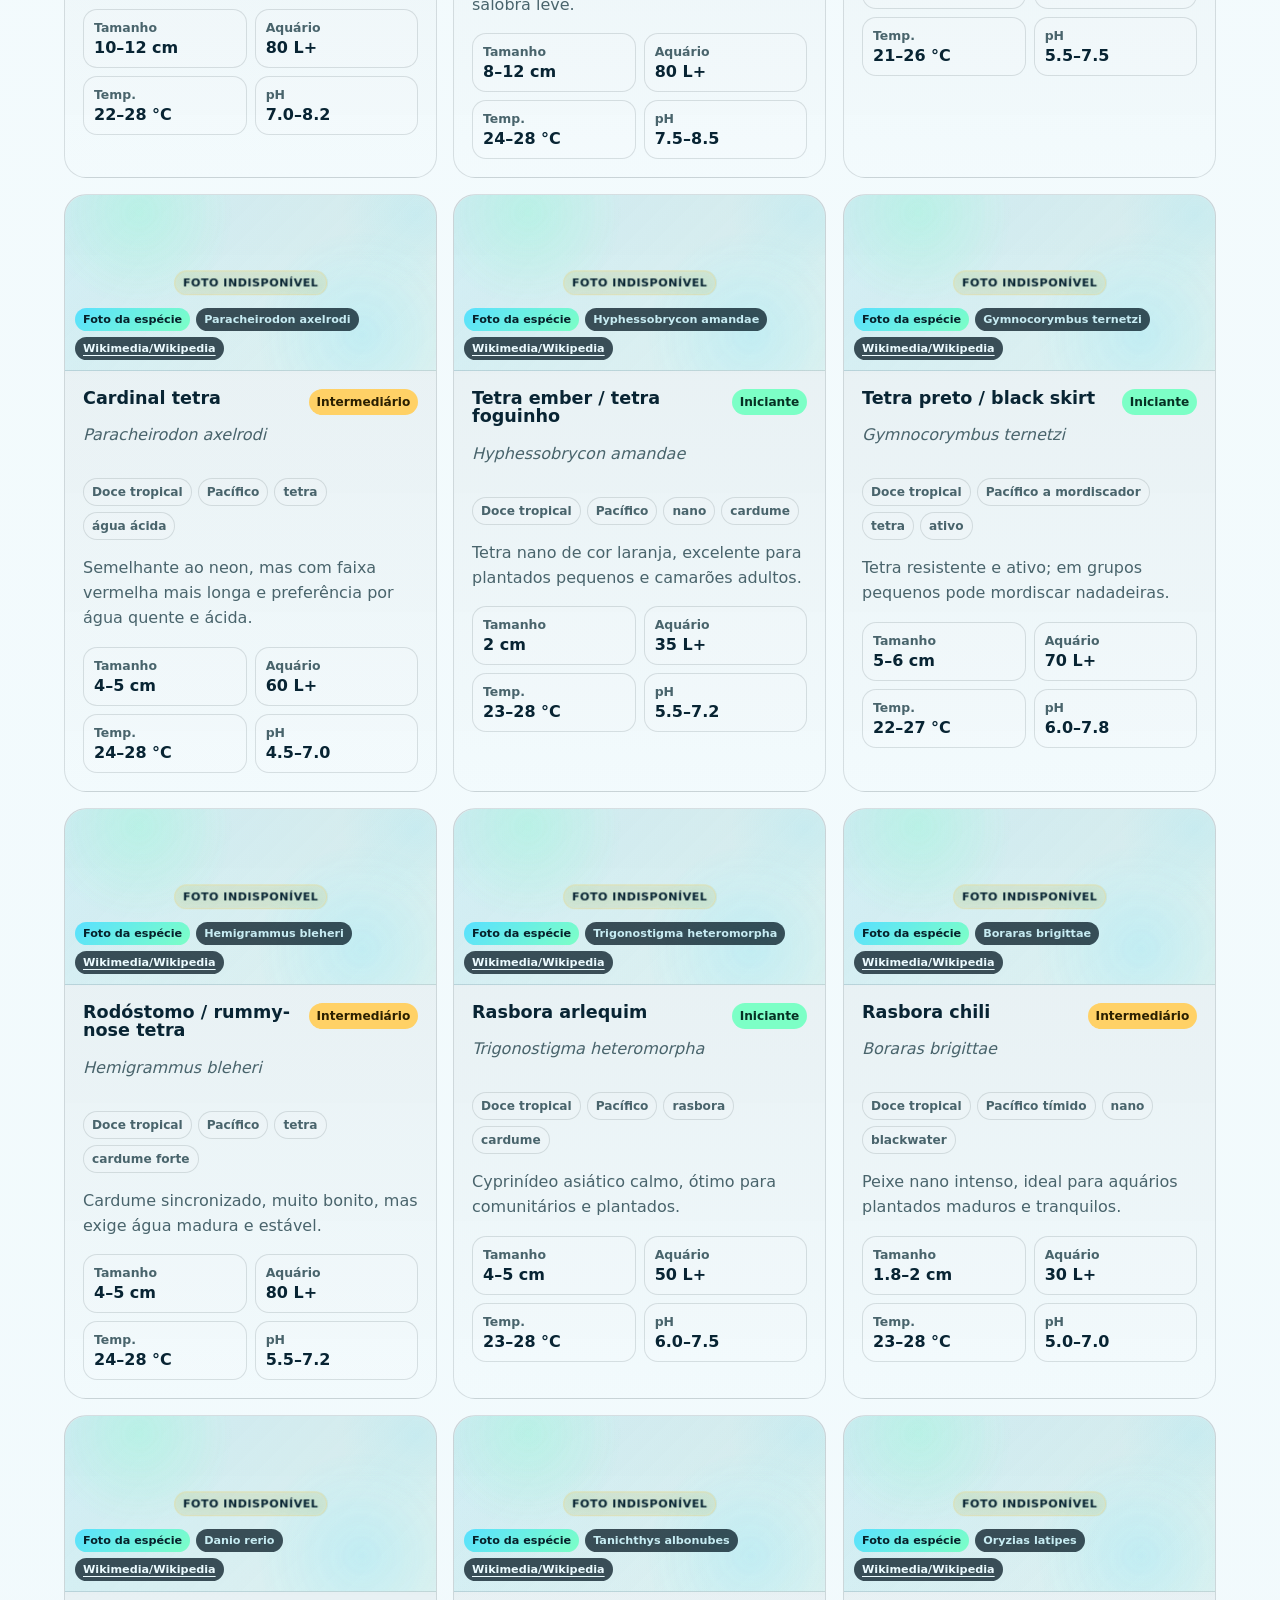
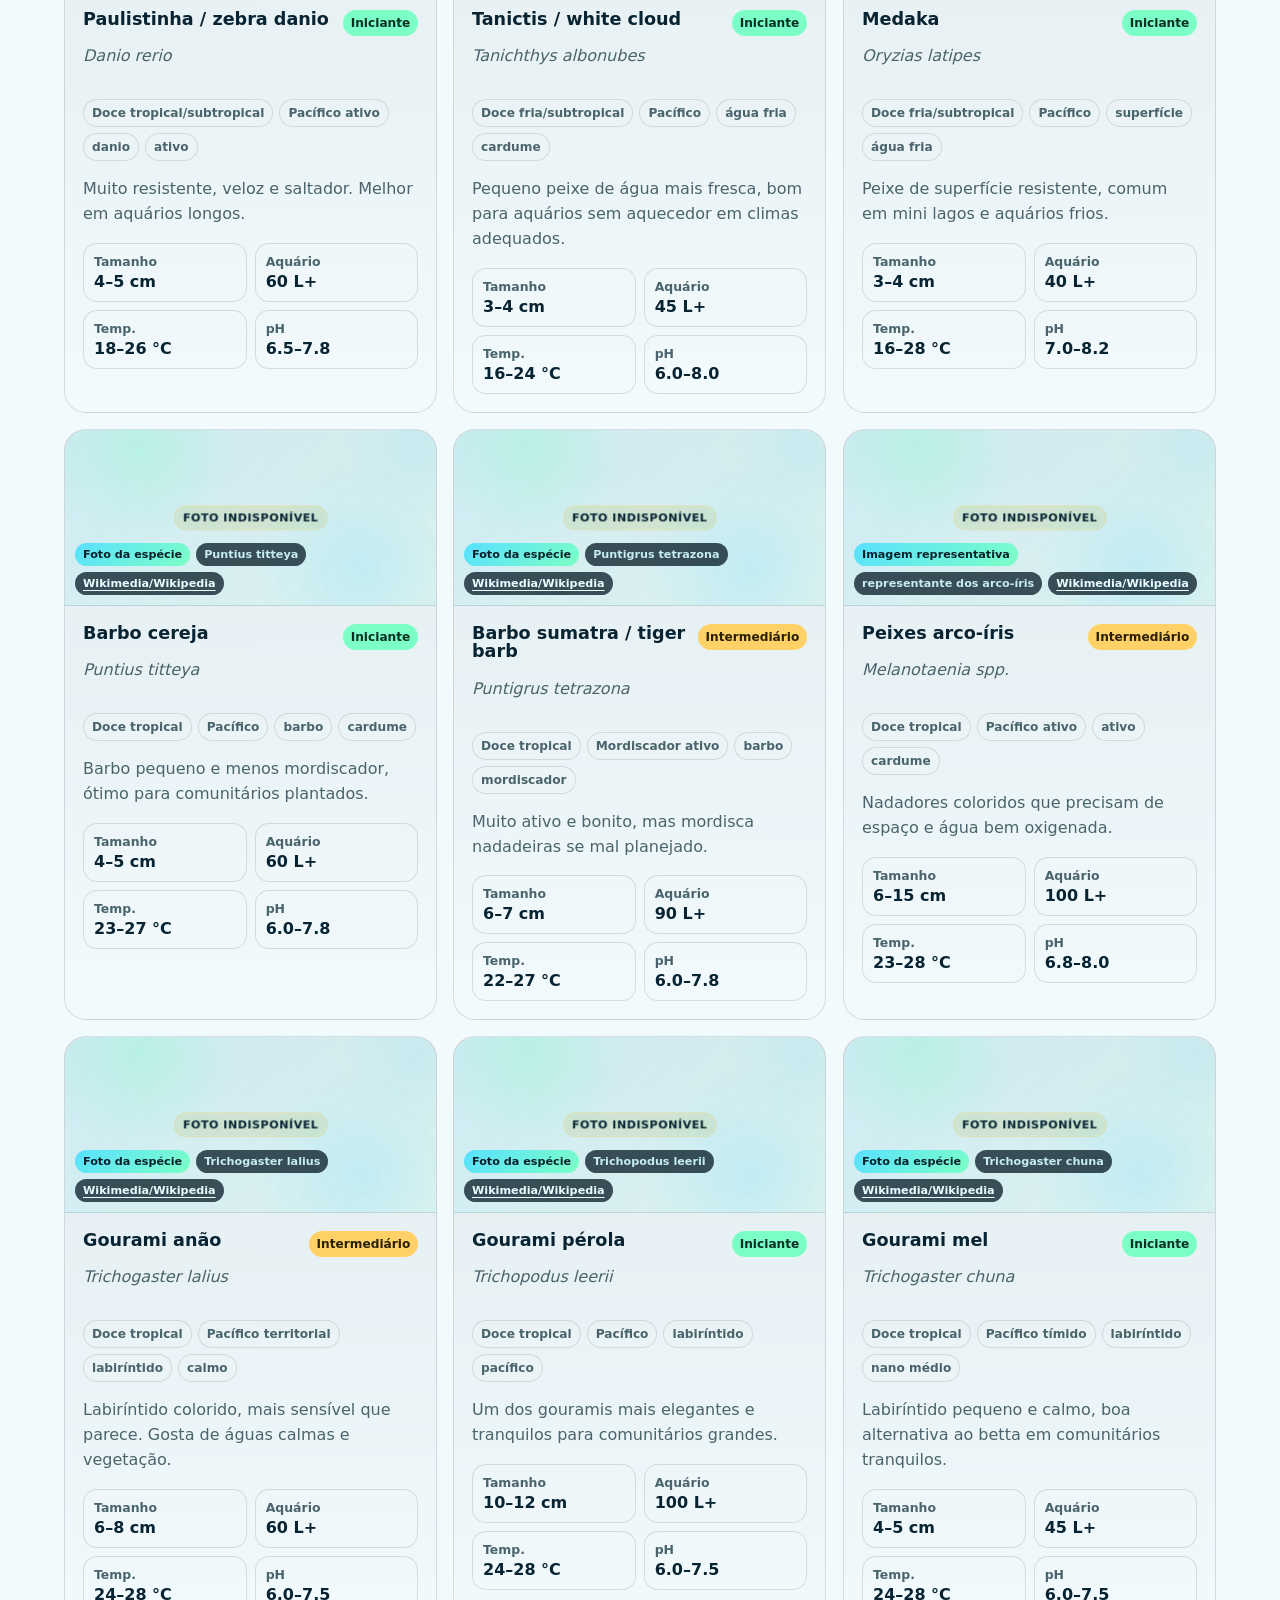
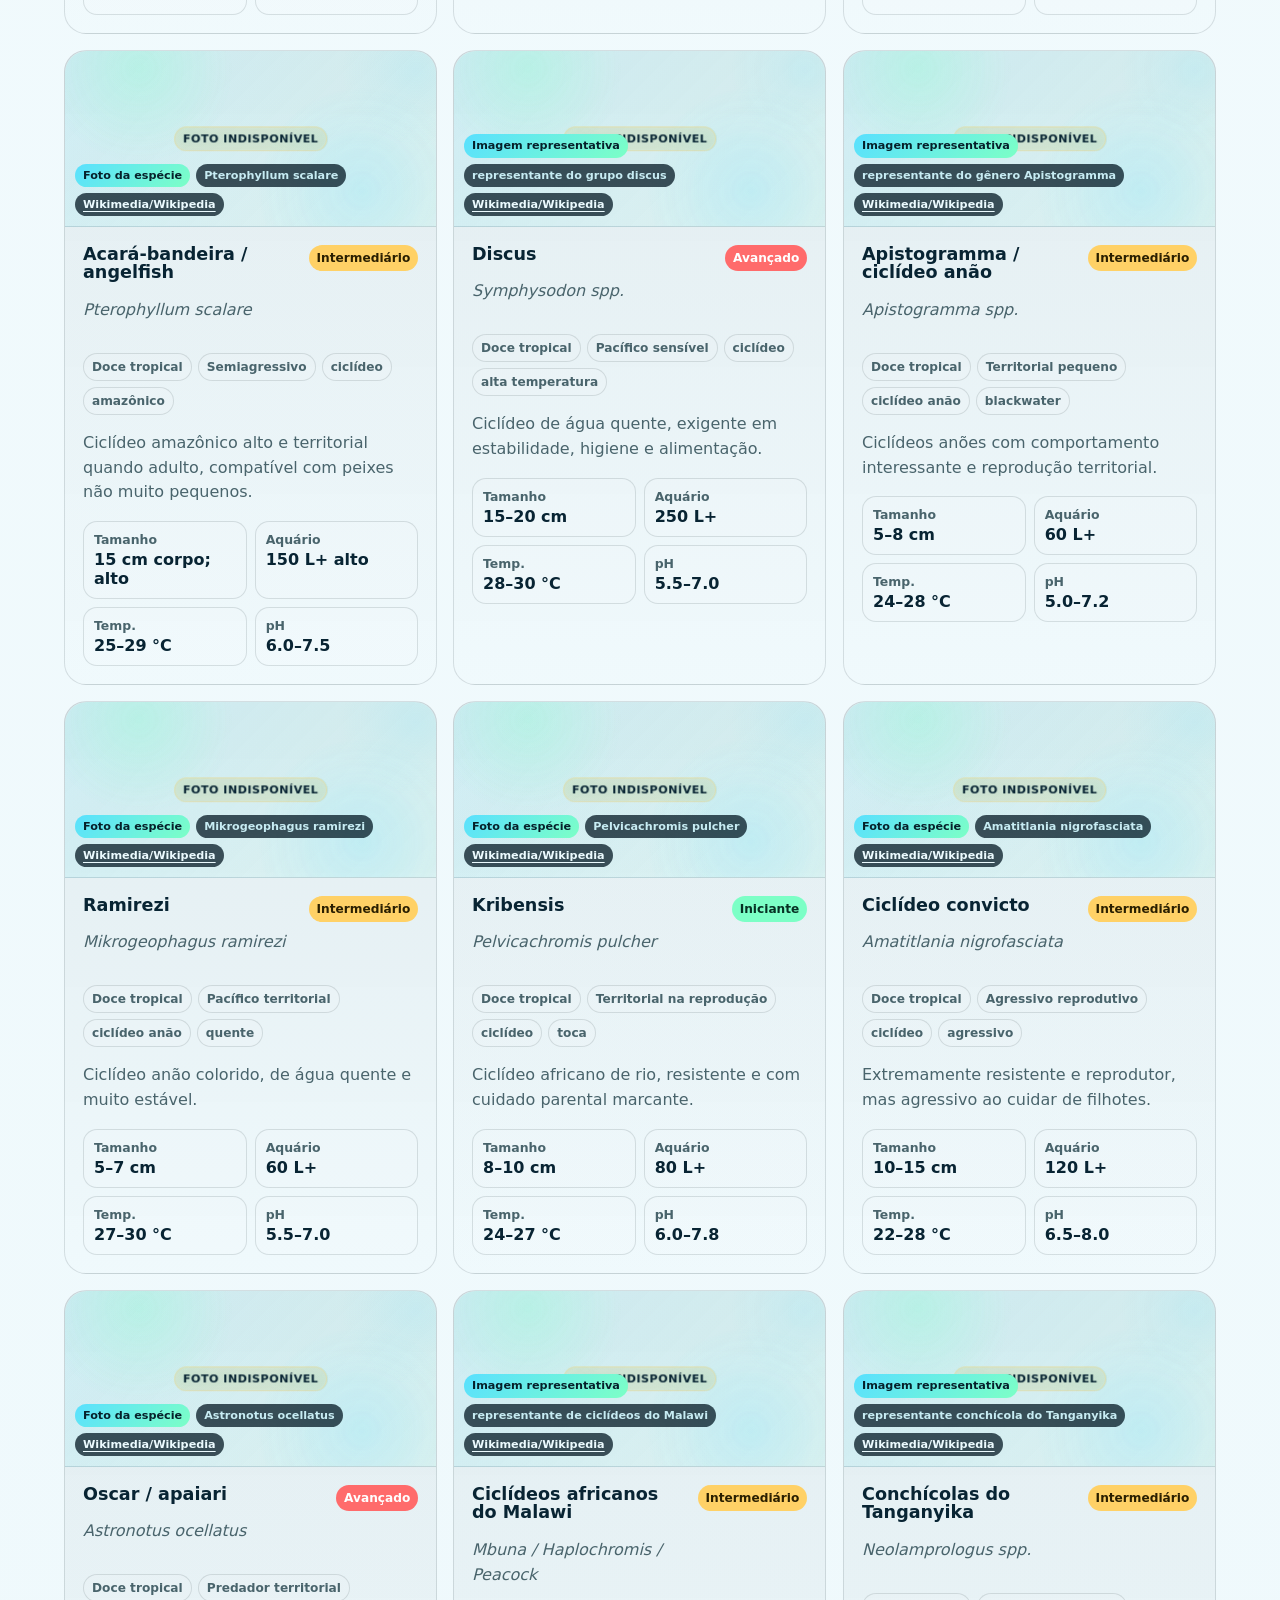
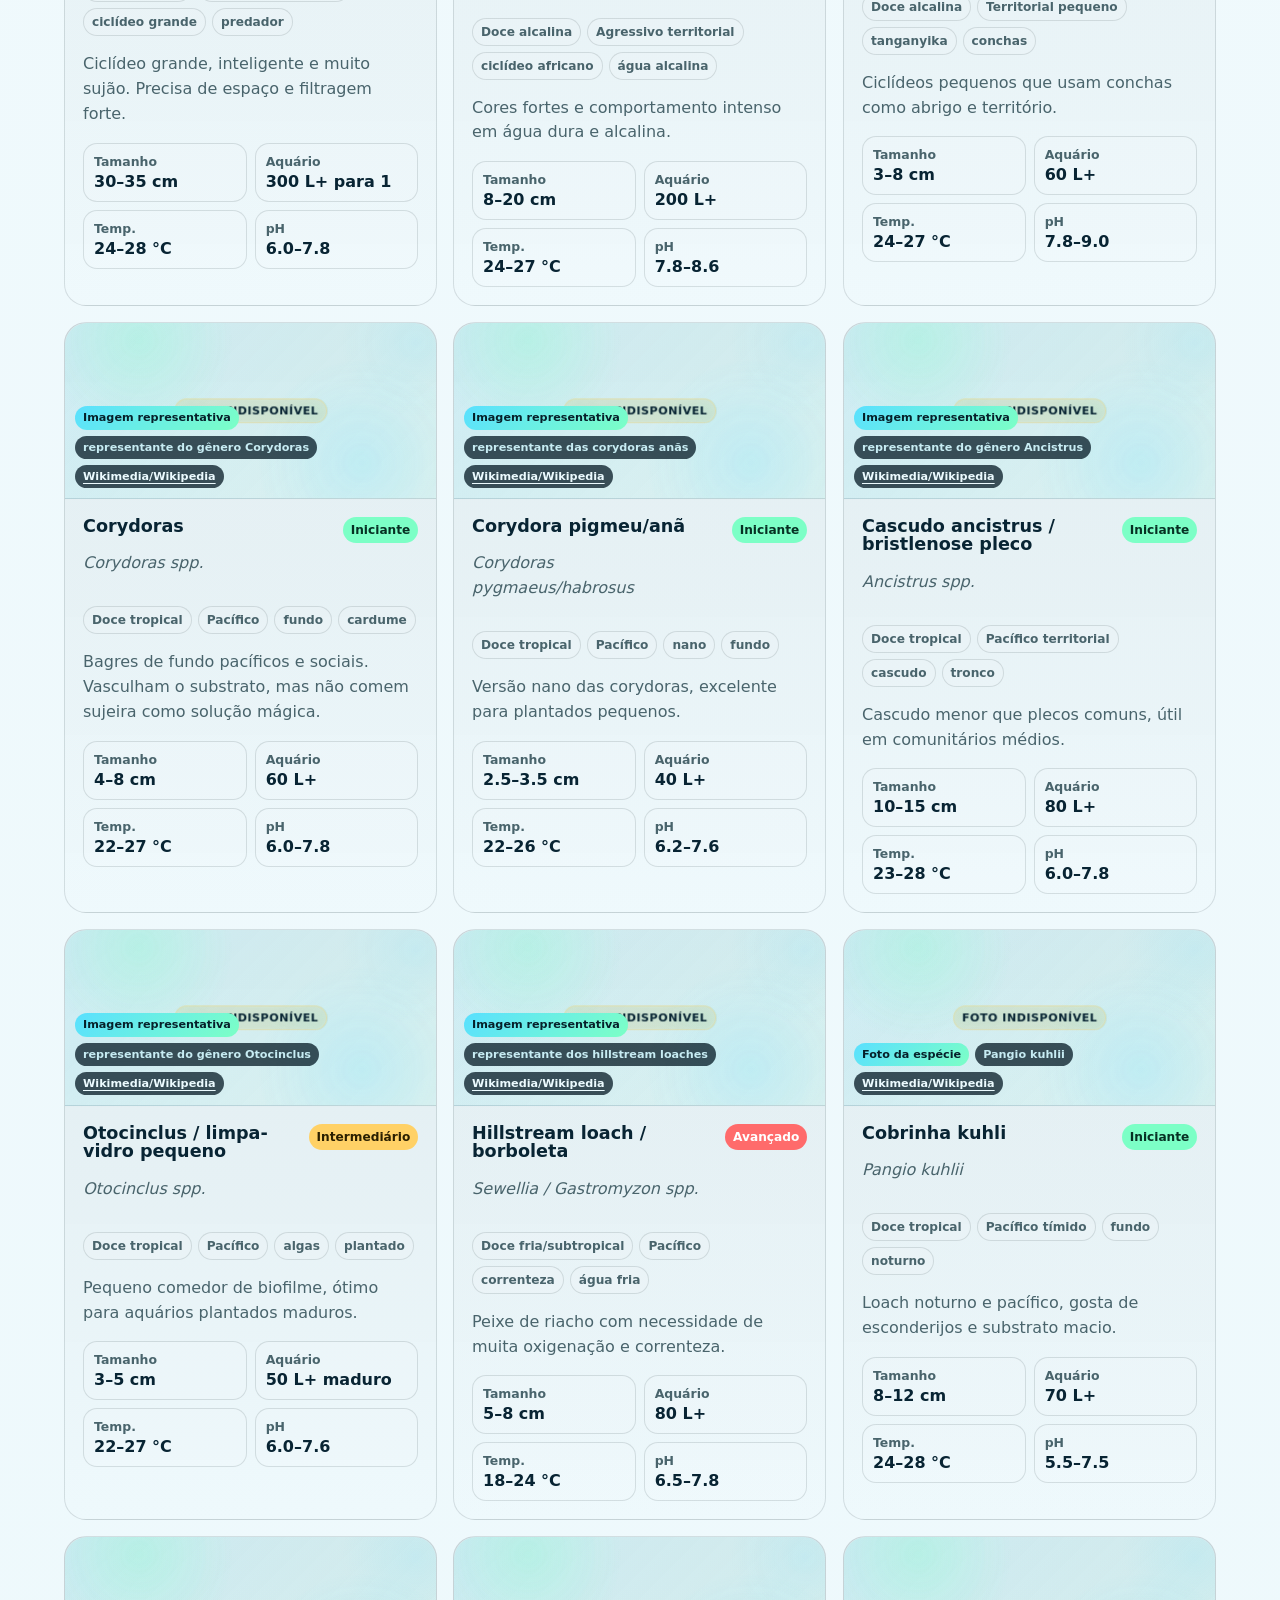
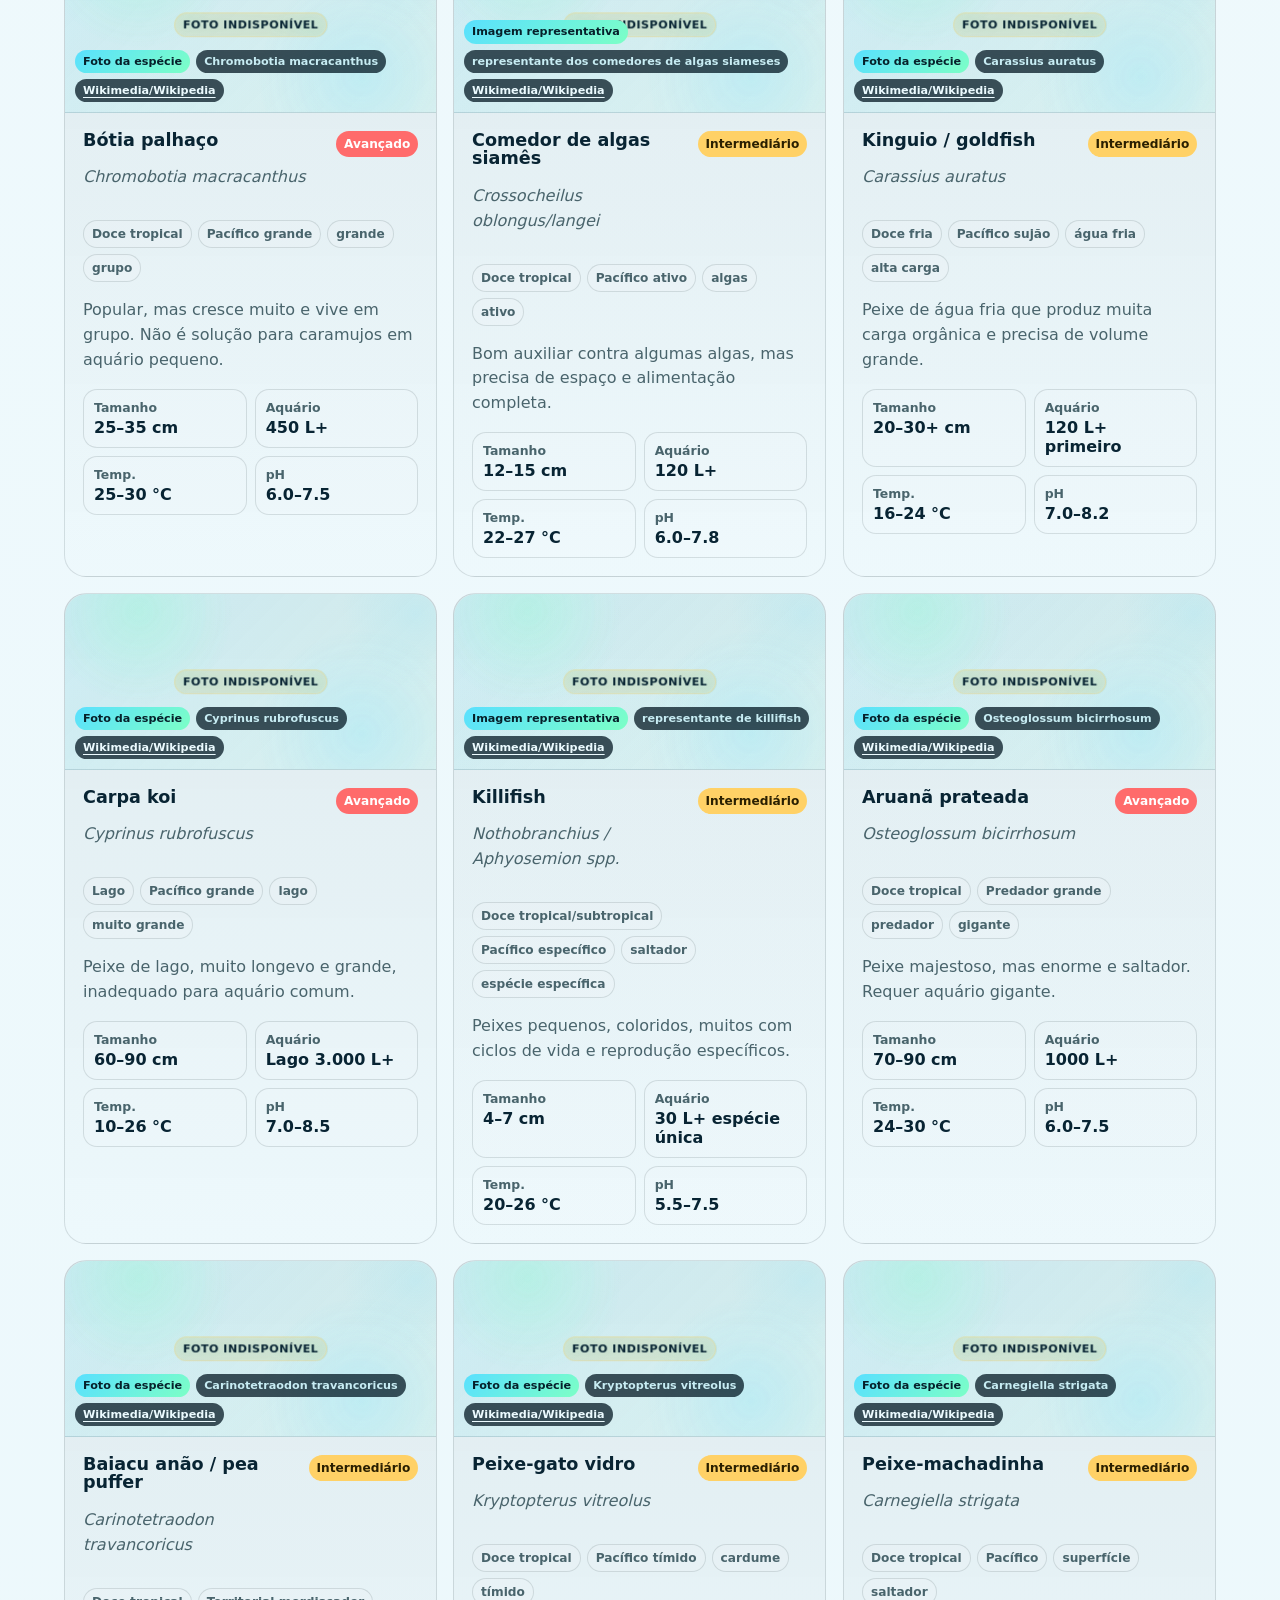
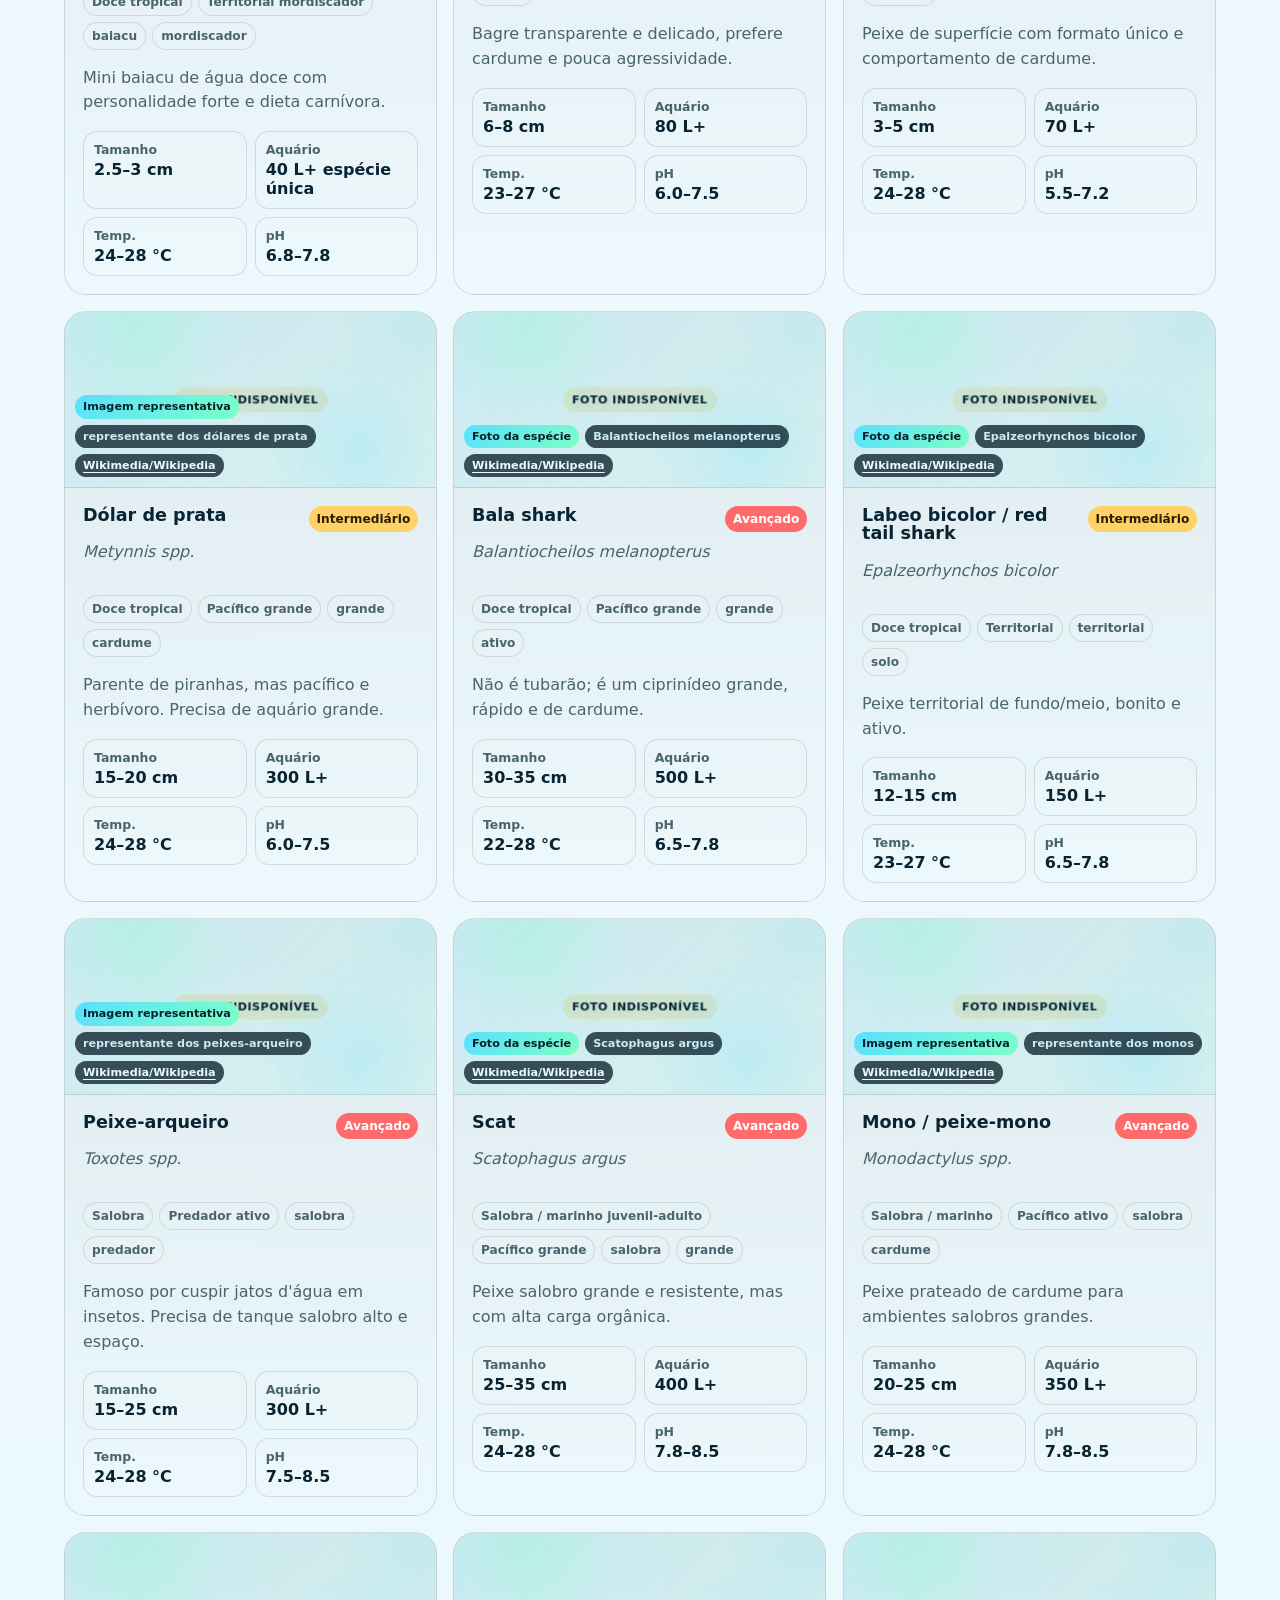
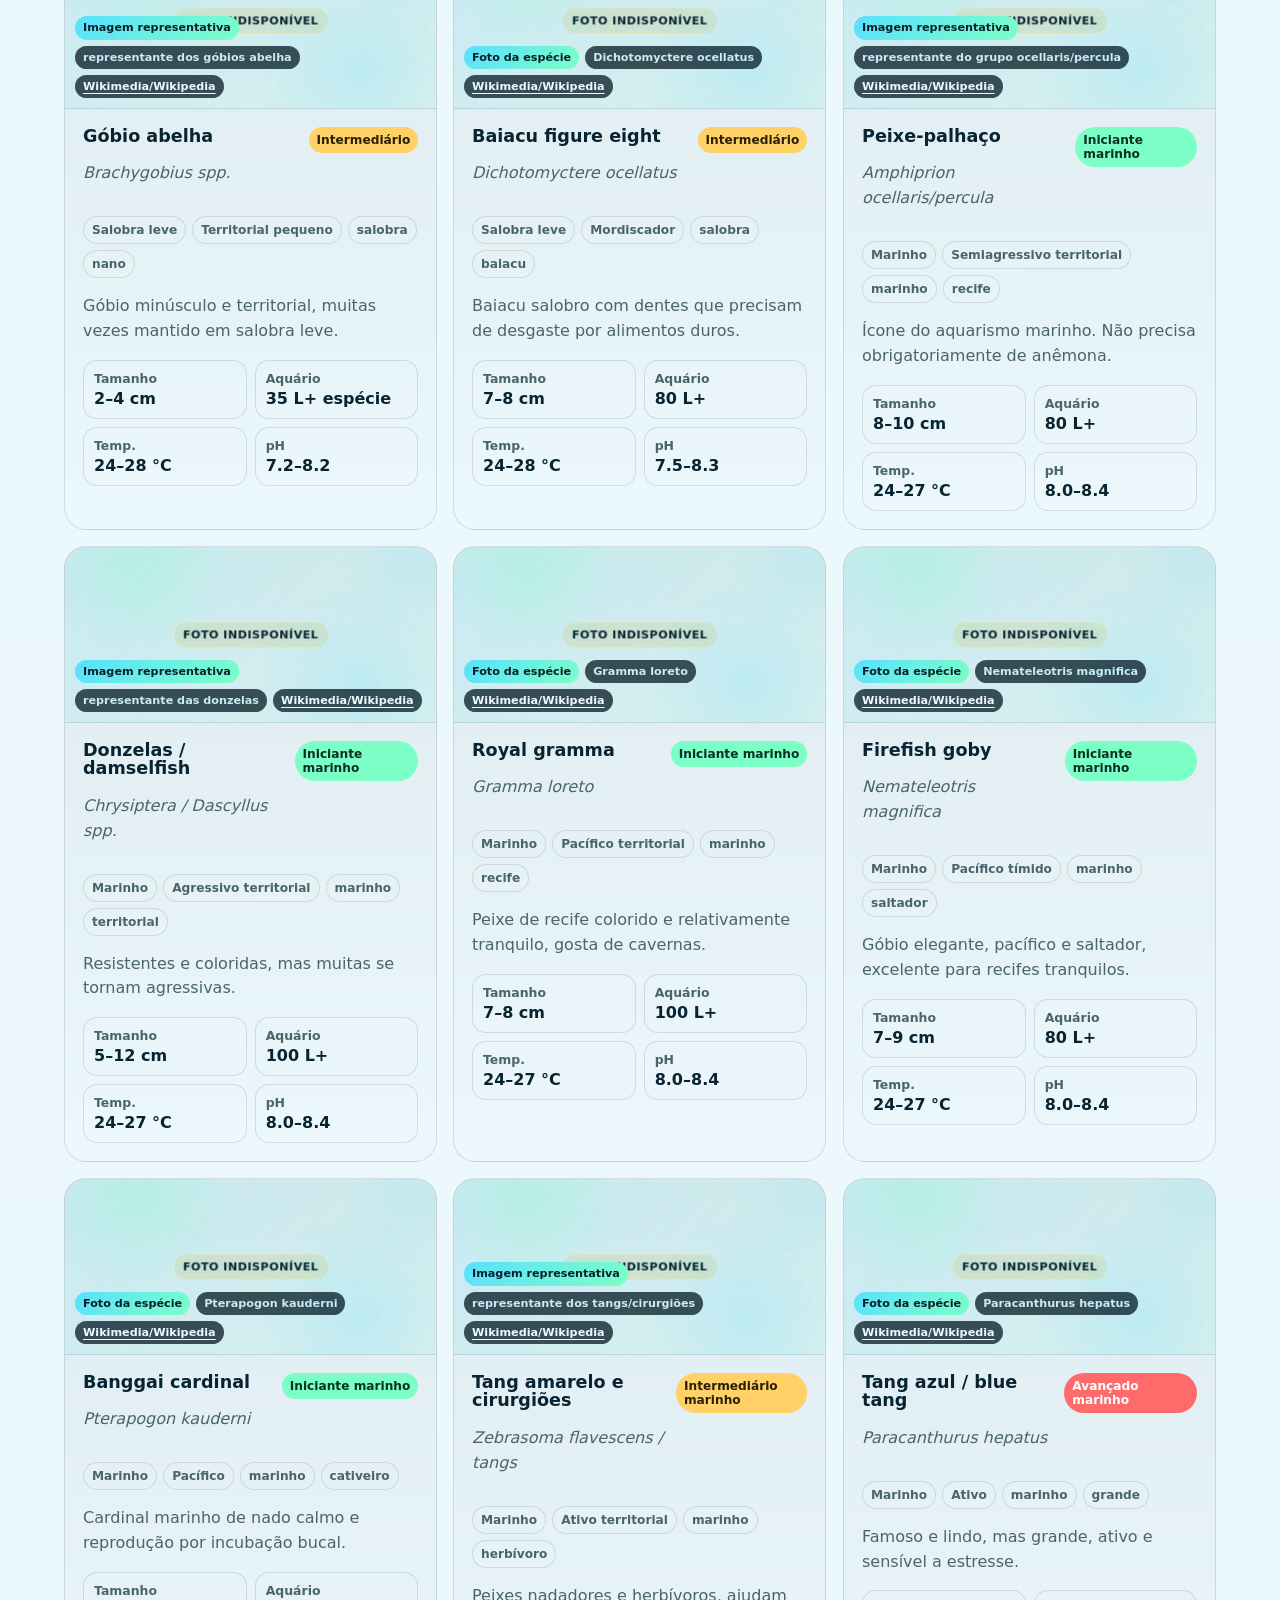
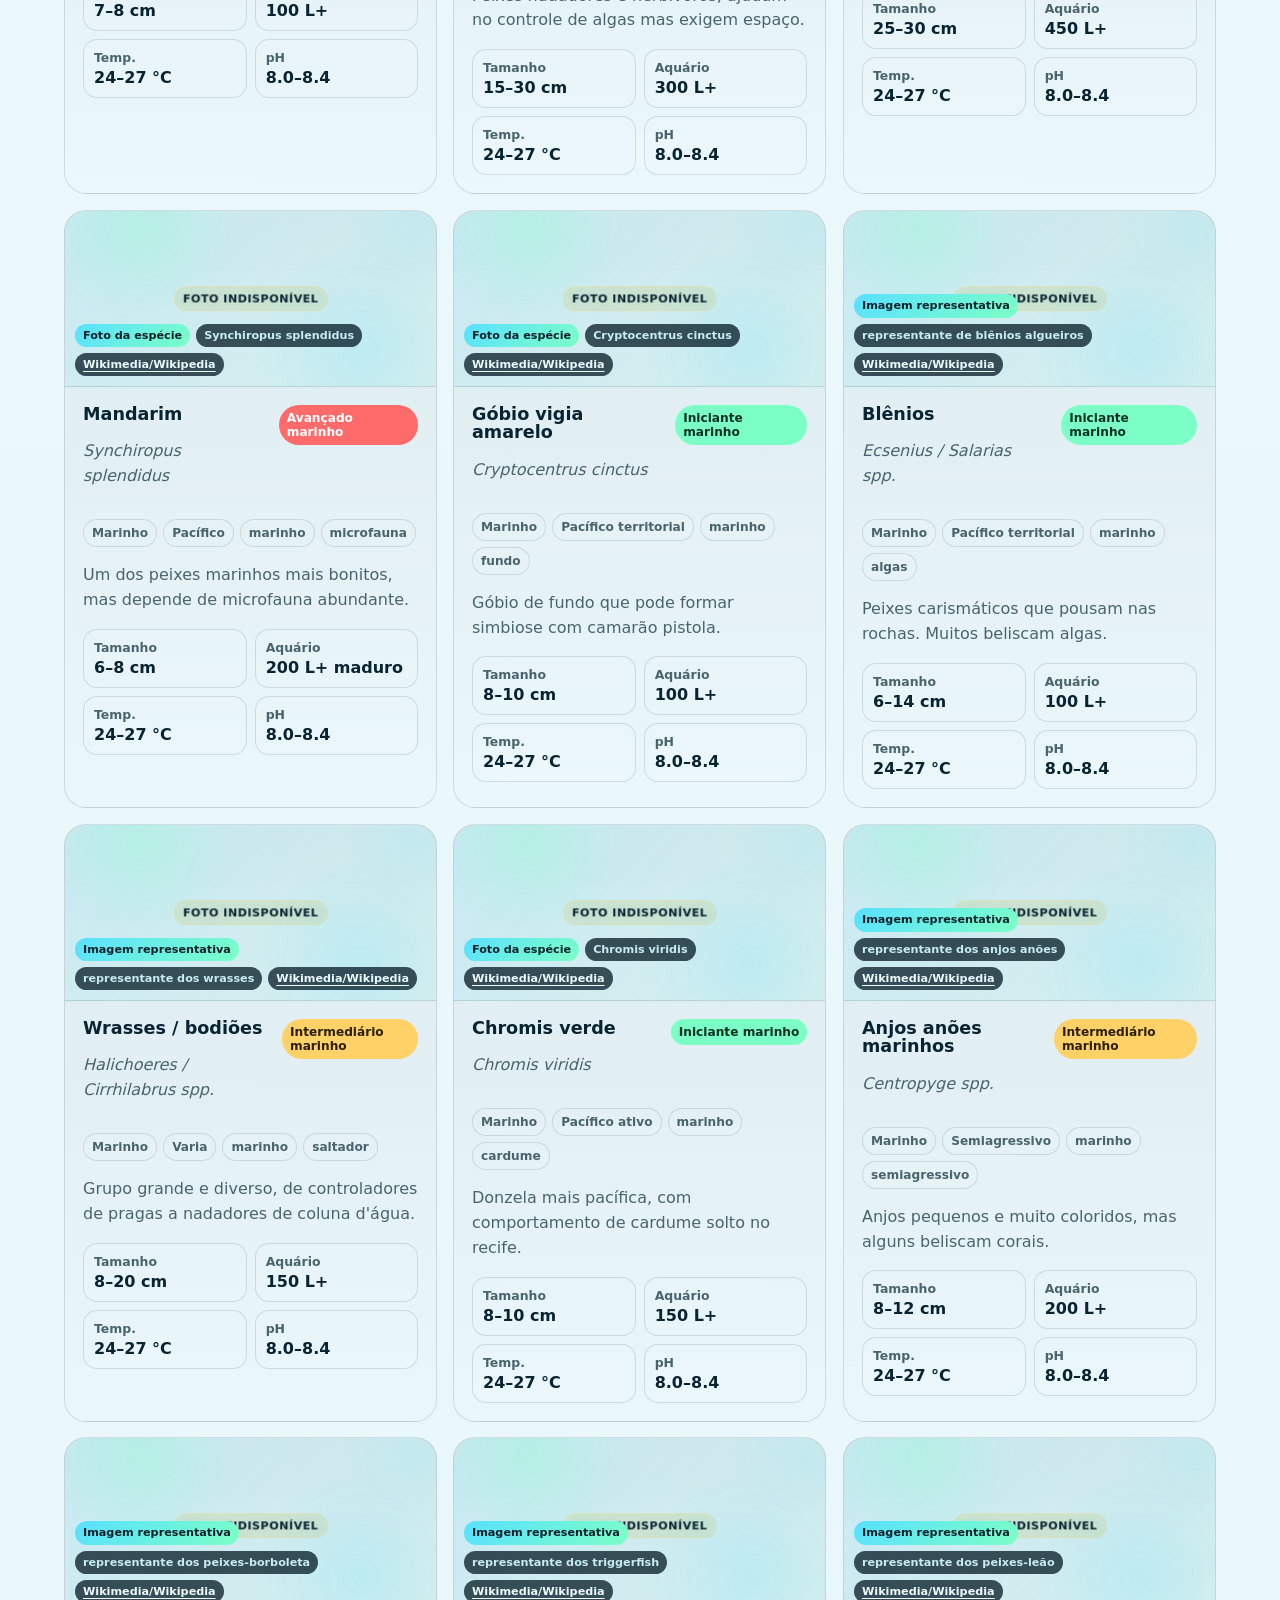
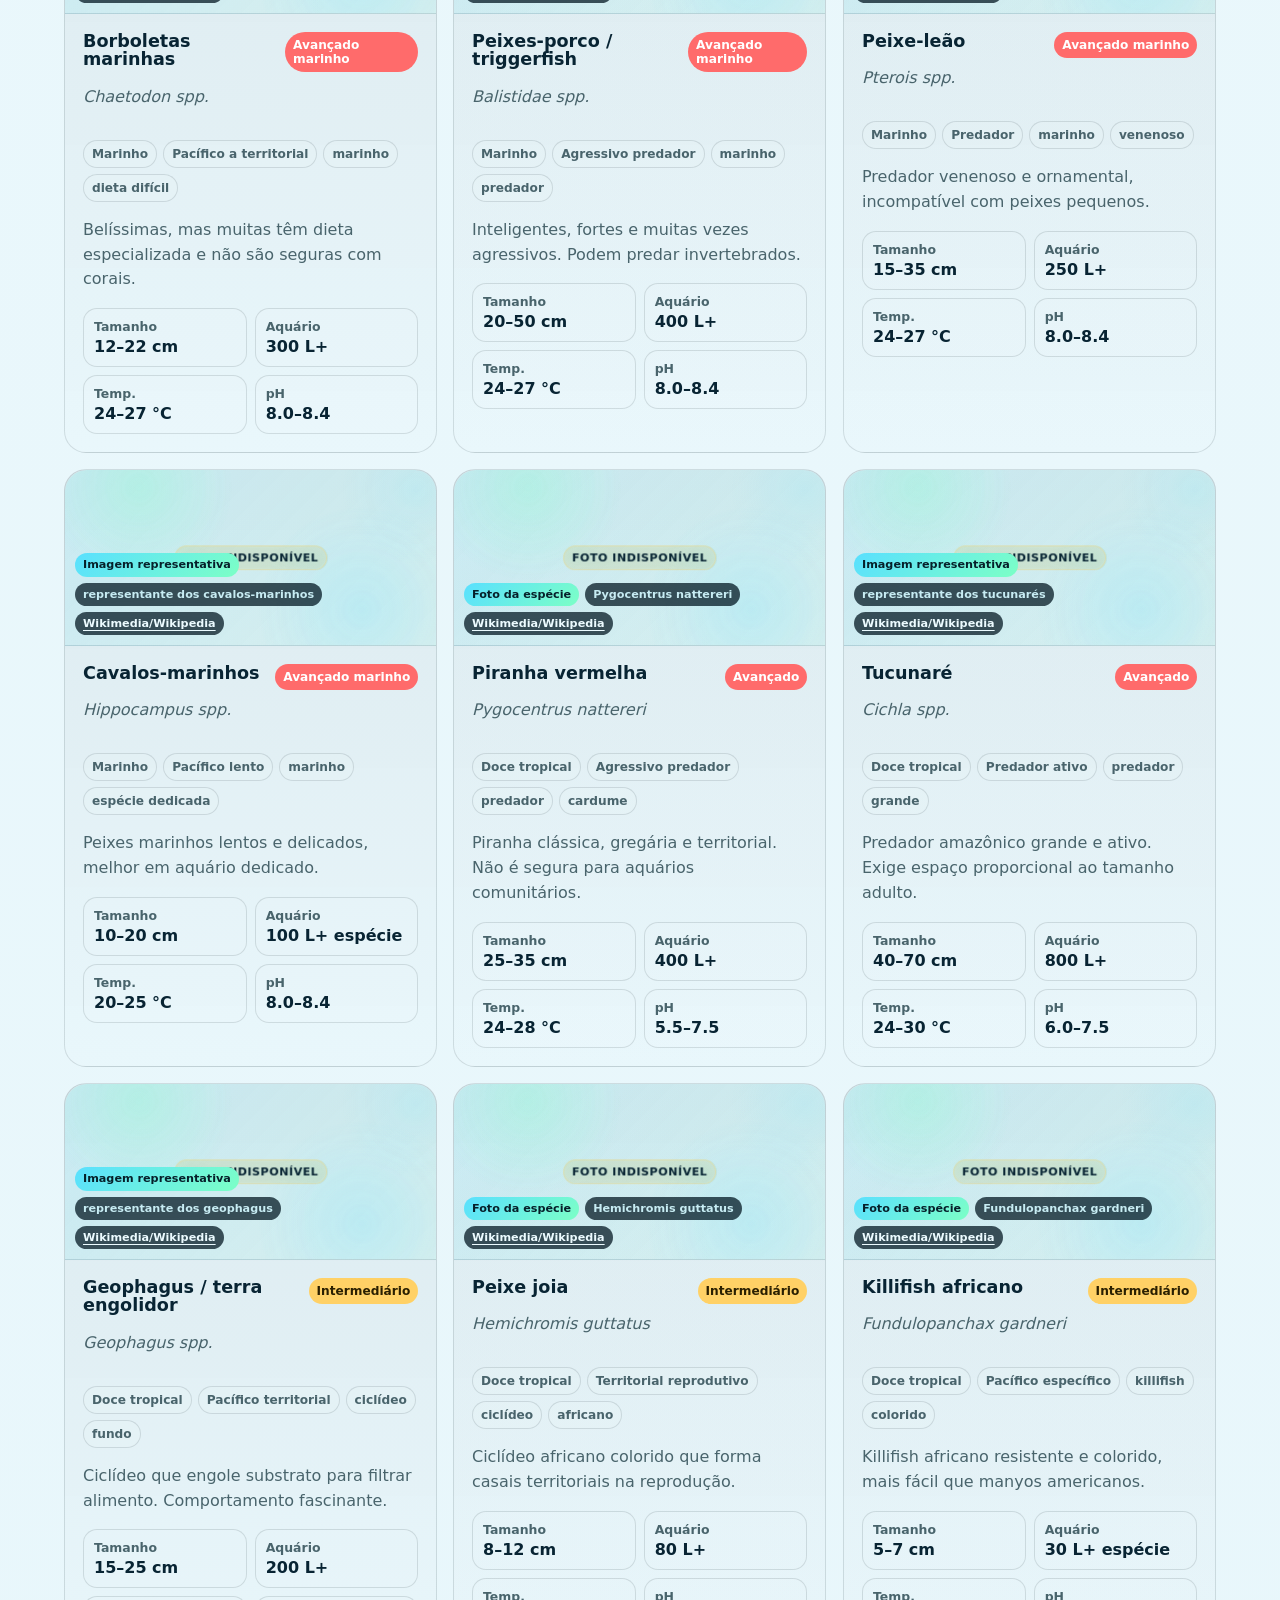
<file: aquawiki/peixes.html>
<!doctype html>
<html lang="pt-BR">
<head>
  <meta charset="utf-8" />
  <meta name="viewport" content="width=device-width, initial-scale=1" />
  <title>AquaWiki — Guia de aquarismo</title>
  <meta name="description" content="AquaWiki: peixes ornamentais, filtragem, ciclagem, parâmetros e dicas práticas para aquários mais saudáveis." />
  <meta name="theme-color" content="#061822" />
  <meta name="color-scheme" content="dark light" />
  <meta property="og:title" content="AquaWiki — Enciclopédia de Aquarismo" />
  <meta property="og:description" content="Catálogo de peixes, simulador de compatibilidade, filtragem, guias e dicas práticas para aquarismo." />
  <meta property="og:type" content="website" />
  <meta property="og:url" content="https://aquawiki.com.br" />
  <meta property="og:locale" content="pt_BR" />
  <meta property="og:image" content="https://commons.wikimedia.org/wiki/Special:FilePath/Aquarium_plants_and_fish.jpg" />
  <meta name="twitter:card" content="summary_large_image" />
  <meta name="twitter:title" content="AquaWiki — Enciclopédia de Aquarismo" />
  <meta name="twitter:description" content="Catálogo de peixes, simulador de compatibilidade, filtragem, guias e dicas práticas para aquarismo." />
  <meta name="twitter:image" content="https://commons.wikimedia.org/wiki/Special:FilePath/Aquarium_plants_and_fish.jpg" />
  <script type="application/ld+json">{"@context":"https://schema.org","@type":"WebApplication","name":"AquaWiki","description":"Enciclopédia de aquarismo com catálogo de peixes, simulador de compatibilidade e guias práticos.","applicationCategory":"EducationalApplication","operatingSystem":"Any","url":"https://aquawiki.com.br"}</script>
  <link rel="preconnect" href="https://en.wikipedia.org" />
  <link rel="preconnect" href="https://upload.wikimedia.org" crossorigin />
  <link rel="dns-prefetch" href="https://commons.wikimedia.org" />
  <link rel="canonical" href="https://aquawiki.com.br" />
  <link rel="stylesheet" href="styles.css" />
  <link rel="stylesheet" href="vendor/boxicons.min.css" />
  <link rel="icon" type="image/png" href="assets/logo-dark.png" />
  <link rel="apple-touch-icon" href="assets/logo-dark.png" />
  <link rel="manifest" href="manifest.json" />
  <meta name="apple-mobile-web-app-capable" content="yes" />
  <meta name="apple-mobile-web-app-status-bar-style" content="black-translucent" />
</head>
<body>
  <a class="skip-link" href="#conteudo">Pular para o conteúdo</a>
  <div class="site-bg" aria-hidden="true"></div>
<header class="topbar" id="topo">
    <a class="brand" href="index.html" aria-label="Voltar ao topo">
      <span class="brand-logo" aria-hidden="true">
        <img class="logo logo-dark" src="assets/logo-dark.png" alt="" width="172" height="64" />
        <img class="logo logo-light" src="assets/logo-light.png" alt="" width="172" height="64" />
      </span>
      <span class="brand-copy"><small>enciclopédia de aquarismo</small></span>
    </a>
        <nav class="nav" aria-label="Navegação principal">
      <a href="index.html"><i class="bx bx-home"></i> Início</a>
      <a href="peixes.html" class="active"><i class="bx bx-fish"></i> Peixes</a>
      <a href="ferramentas.html"><i class="bx bx-dock-left"></i> Ferramentas</a>
      <a href="conteudo.html"><i class="bx bx-book-open"></i> Conteúdo</a>
    </nav>
    <button class="theme-toggle" id="themeToggle" type="button" aria-label="Alternar entre tema claro e escuro" aria-pressed="false"><i class="bx bx-moon" id="themeIcon"></i></button>
  </header>

  <main id="conteudo">
    <section class="section-pad" id="peixes" aria-labelledby="peixes-title">
      <div class="section-head reveal">
        <p class="eyebrow">Catálogo pesquisável</p>
        <h2 id="peixes-title"><i class="bx bx-fish"></i> Tipos e grupos de peixes para aquarismo</h2>
        <p>Filtre por ambiente, dificuldade, comportamento ou pesquise por nome. Clique em um card para ver detalhes rápidos, foto, fonte visual e cuidados.</p>
      </div>

      <div class="toolbar reveal" role="search">
        <label class="search-box">
          <span><i class="bx bx-search"></i> Buscar</span>
          <input id="searchInput" type="search" placeholder="Ex.: betta, ciclídeo, marinho, fundo..." autocomplete="off" aria-describedby="resultCount" />
        </label>
        <label>
          <span><i class="bx bx-globe"></i> Ambiente</span>
          <select id="waterFilter"><option value="all">Todos</option></select>
        </label>
        <label>
          <span><i class="bx bx-bar-chart-alt-2"></i> Dificuldade</span>
          <select id="difficultyFilter"><option value="all">Todas</option></select>
        </label>
        <label>
          <span><i class="bx bx-heart"></i> Temperamento</span>
          <select id="temperFilter"><option value="all">Todos</option></select>
        </label>
        <label>
          <span><i class="bx bx-ruler"></i> Tamanho</span>
          <select id="sizeFilter"><option value="all">Todos</option><option value="nano">Nano (até 5 cm)</option><option value="small">Pequeno (5-10 cm)</option><option value="medium">Médio (10-20 cm)</option><option value="large">Grande (20+ cm)</option></select>
        </label>
        <label class="fav-toggle">
          <span><i class="bx bx-heart"></i> Favoritos</span>
          <input id="favFilter" type="checkbox" />
        </label>
      </div>

      <div class="result-row reveal">
        <p aria-live="polite"><strong id="resultCount">0</strong> resultados encontrados.</p>
        <button id="resetFilters" class="btn mini" type="button"><i class="bx bx-reset"></i> Limpar filtros</button>
      </div>

      <div class="fish-grid" id="fishGrid" aria-live="polite"></div>
    </section>

    <section class="section-pad panel-section reveal" id="compatibilidade" aria-labelledby="compatibilidade-title">
      <div class="section-head compact">
        <p class="eyebrow">Compatibilidade rápida</p>
        <h2 id="compatibilidade-title">Compare dois grupos antes de misturar.</h2>
        <p>Este verificador usa regras simples: ambiente, faixa de temperatura, comportamento e tamanho. Ele não substitui pesquisa por espécie.</p>
      </div>
      <div class="compare-box">
        <label><span>Peixe 1</span><select id="compareA"></select></label>
        <label><span>Peixe 2</span><select id="compareB"></select></label>
        <button class="btn primary" id="compareBtn" type="button"><i class="bx bx-git-compare"></i> Comparar</button>
      </div>
      <div id="compareResult" class="compare-result"></div>
    </section>
  </main>

  <div id="fishModal" class="fish-modal" role="dialog" aria-label="Ficha do peixe" aria-modal="true" hidden>
    <div class="fish-modal-backdrop" id="modalBackdrop"></div>
    <div class="fish-modal-content">
      <button class="close-modal" id="closeModal" type="button" aria-label="Fechar"><i class="bx bx-x"></i></button>
      <div id="modalContent"></div>
    </div>
  </div>

  <footer class="footer">
    <div class="footer-grid">
      <div class="footer-brand">
        <p><i class="bx bx-droplet"></i> <strong>AquaWiki</strong></p>
        <p>Enciclopédia de aquarismo com catálogo de peixes, simulador de compatibilidade, guias de filtragem e dicas práticas para aquários mais saudáveis.</p>
      </div>
      <div class="footer-links">
        <h4>Navegação</h4>
        <a href="peixes.html"><i class="bx bx-fish"></i> Catálogo de peixes</a>
        <a href="ferramentas.html"><i class="bx bx-dock-left"></i> Simulador de tanque</a>
        <a href="ferramentas.html#filtragem"><i class="bx bx-filter"></i> Guia de filtragem</a>
        <a href="conteudo.html#guias"><i class="bx bx-book-open"></i> Guias práticos</a>
        <a href="ferramentas.html#calculadoras"><i class="bx bx-calculator"></i> Calculadoras</a>
      </div>
      <div class="footer-links">
        <h4>Recursos</h4>
        <a href="conteudo.html#fontes"><i class="bx bx-link-external"></i> Fontes e referências</a>
        <a href="conteudo.html#glossario"><i class="bx bx-book"></i> Glossário de termos</a>
        <a href="https://www.fishbase.se/home.php" target="_blank" rel="noopener noreferrer"><i class="bx bx-globe"></i> FishBase</a>
        <a href="https://seriouslyfish.com/species" target="_blank" rel="noopener noreferrer"><i class="bx bx-globe"></i> Seriously Fish</a>
      </div>
    </div>
    <div class="footer-bottom">
      <p>AquaWiki — promovendo aquarismo responsável desde 2025. Sempre consulte um especialista antes de introduzir novas espécies ao seu aquário.</p>
      <a href="#topo"><i class="bx bx-up-arrow-alt"></i> Voltar ao topo</a>
    </div>
  </footer>

  <button class="back-to-top" id="backToTop" type="button" aria-label="Voltar ao topo"><i class="bx bx-chevron-up"></i></button>
  <div class="toast-container" id="toastContainer"></div>
  <script src="app.js" defer></script>
</body>
</html>
</file>
<file: aquawiki/styles.css>
:root{
  --bg:#061822;
  --bg-2:#082433;
  --card:rgba(255,255,255,.08);
  --card-strong:rgba(255,255,255,.13);
  --text:#ecfbff;
  --muted:#a7c4cc;
  --brand:#59e0ff;
  --brand-2:#7cffc6;
  --accent:#ffd166;
  --danger:#ff6b6b;
  --ok:#7cffc6;
  --warn:#ffd166;
  --border:rgba(255,255,255,.14);
  --shadow:0 20px 80px rgba(0,0,0,.35);
  --radius:24px;
}
:root.light{
  --bg:#f4fbfd;
  --bg-2:#e6f6fb;
  --card:rgba(6,24,34,.06);
  --card-strong:rgba(6,24,34,.1);
  --text:#082433;
  --muted:#49646c;
  --border:rgba(6,24,34,.12);
  --shadow:0 20px 80px rgba(6,24,34,.12);
}
*{box-sizing:border-box}
html{scroll-behavior:smooth}
body{margin:0;min-height:100vh;background:linear-gradient(180deg,var(--bg),var(--bg-2));color:var(--text);font-family:Inter,ui-sans-serif,system-ui,-apple-system,"Segoe UI",Roboto,Arial,sans-serif}
body::selection{background:var(--brand);color:#06202a}
a{color:inherit;text-decoration:none}
button,input,select{font:inherit}
img{max-width:100%}

/* ── Scroll progress bar ── */
.scroll-progress{position:fixed;top:0;left:0;height:3px;width:0;background:linear-gradient(90deg,var(--brand),var(--brand-2));z-index:9999;transition:width .1s linear;pointer-events:none}

/* ── Floating bubbles ── */
.site-bg{position:fixed;inset:0;z-index:-1;overflow:hidden;pointer-events:none}
.site-bg::before,.site-bg::after{content:"";position:absolute;border-radius:999px;filter:blur(18px);opacity:.4;background:radial-gradient(circle,var(--brand),transparent 60%)}
.site-bg::before{width:520px;height:520px;left:-170px;top:120px;animation:floaty 10s ease-in-out infinite}
.site-bg::after{width:620px;height:620px;right:-220px;top:540px;background:radial-gradient(circle,var(--brand-2),transparent 60%);animation:floaty 13s ease-in-out infinite reverse}
.bubble{position:absolute;border-radius:50%;background:radial-gradient(circle at 30% 30%,rgba(89,224,255,.15),rgba(124,255,198,.08));pointer-events:none;animation:bubbleRise linear infinite}
.bubble:nth-child(1){width:14px;height:14px;left:8%;animation-duration:18s;animation-delay:0s}
.bubble:nth-child(2){width:9px;height:9px;left:22%;animation-duration:22s;animation-delay:3s}
.bubble:nth-child(3){width:18px;height:18px;left:50%;animation-duration:16s;animation-delay:1s}
.bubble:nth-child(4){width:11px;height:11px;left:68%;animation-duration:25s;animation-delay:5s}
.bubble:nth-child(5){width:7px;height:7px;left:85%;animation-duration:20s;animation-delay:2s}
.bubble:nth-child(6){width:13px;height:13px;left:38%;animation-duration:24s;animation-delay:7s}
.bubble:nth-child(7){width:10px;height:10px;left:75%;animation-duration:19s;animation-delay:4s}
.bubble:nth-child(8){width:16px;height:16px;left:15%;animation-duration:21s;animation-delay:6s}
@keyframes floaty{50%{transform:translateY(-35px) scale(1.05)}}
@keyframes bubbleRise{0%{bottom:-20px;opacity:0;transform:translateX(0) scale(.8)}10%{opacity:.5}90%{opacity:.3}100%{bottom:110vh;opacity:0;transform:translateX(30px) scale(1.1)}}

/* ── Skip link ── */
.skip-link{position:fixed;left:16px;top:16px;z-index:999;transform:translateY(-140%);padding:10px 14px;border-radius:999px;background:var(--brand);color:#06202a;font-weight:900;box-shadow:var(--shadow)}
.skip-link:focus{transform:none;outline:3px solid var(--brand-2);outline-offset:3px}

/* ── Screen reader only ── */
.sr-only{position:absolute;width:1px;height:1px;padding:0;margin:-1px;overflow:hidden;clip:rect(0,0,0,0);white-space:nowrap;border:0}

/* ── Topbar ── */
.topbar{position:sticky;top:0;z-index:10;display:flex;align-items:center;justify-content:space-between;gap:18px;padding:14px clamp(16px,4vw,48px);border-bottom:1px solid var(--border);background:rgba(6,24,34,.72);backdrop-filter:blur(18px)}
:root.light .topbar{background:rgba(244,251,253,.78)}
.brand{display:flex;align-items:center;gap:10px;min-width:0}
.brand-logo{position:relative;display:grid;place-items:center;width:132px;height:48px;flex:0 0 auto}
.brand-logo .logo{position:absolute;width:100%;max-width:132px;height:auto;object-fit:contain;animation:logoGlow 4s ease-in-out infinite alternate}
@keyframes logoGlow{from{filter:drop-shadow(0 0 6px rgba(89,224,255,.2))}to{filter:drop-shadow(0 0 14px rgba(89,224,255,.45))}}
.logo-light{display:none}
:root.light .logo-dark{display:none}
:root.light .logo-light{display:block}
.brand-copy{min-width:0}
.brand-copy small{display:block;color:var(--muted);font-size:.78rem;margin-top:1px}
.nav{display:flex;align-items:center;justify-content:center;gap:8px;flex-wrap:wrap}
.nav a{padding:10px 12px;border-radius:999px;color:var(--muted);font-size:.9rem;font-weight:700;white-space:nowrap;transition:.25s background,.25s color,.25s transform;display:inline-flex;align-items:center;gap:5px}
.nav a i{font-size:1.05rem}
.nav a:hover,.nav a:focus-visible{background:var(--card);color:var(--text);transform:translateY(-1px)}
.nav a.active{color:var(--brand);background:var(--card)}
.theme-toggle{height:42px;min-width:42px;padding:0;border:1px solid var(--border);border-radius:50%;background:var(--card);color:var(--text);font-size:1.3rem;cursor:pointer;display:inline-flex;align-items:center;justify-content:center;transition:.25s border-color,.25s box-shadow,.25s transform,.25s color,.25s background}
.theme-toggle i{transition:.4s transform,.4s color;line-height:1}
.theme-toggle:hover{transform:translateY(-1px) rotate(15deg);background:var(--card-strong)}
.theme-toggle[aria-pressed="true"]{border-color:rgba(255,209,102,.45);box-shadow:0 0 0 4px rgba(255,209,102,.12)}
.theme-toggle[aria-pressed="true"] i{color:var(--accent)}
.section-pad{padding:clamp(44px,7vw,96px) clamp(16px,5vw,72px)}
.hero{display:grid;grid-template-columns:minmax(0,1.15fr) minmax(300px,.85fr);gap:clamp(24px,5vw,64px);align-items:center;min-height:calc(100vh - 74px)}
.eyebrow{margin:0 0 12px;color:var(--brand-2);font-size:.75rem;font-weight:900;letter-spacing:.15em;text-transform:uppercase}
h1,h2,h3{margin:0;line-height:1.05}
h1{max-width:980px;font-size:clamp(2.5rem,7vw,6rem);letter-spacing:-.07em}
h2{font-size:clamp(1.9rem,4vw,3.6rem);letter-spacing:-.045em}
h3{font-size:1.1rem}
.hero-text,.section-head p,.calculator-card p{max-width:850px;color:var(--muted);font-size:1.08rem;line-height:1.75}
.hero-actions{display:flex;gap:12px;flex-wrap:wrap;margin-top:28px}

/* ── Hero entrance stagger ── */
.hero-content .eyebrow{animation:fadeSlideIn .7s ease .15s both}
.hero-content h1{animation:fadeSlideIn .7s ease .3s both}
.hero-content .hero-text{animation:fadeSlideIn .7s ease .5s both}
.hero-content .hero-actions{animation:fadeSlideIn .7s ease .7s both}
.hero-card{animation:fadeSlideIn .8s ease .4s both}
@keyframes fadeSlideIn{from{opacity:0;transform:translateY(24px)}to{opacity:1;transform:none}}

/* ── Buttons ── */
.btn{position:relative;display:inline-flex;align-items:center;justify-content:center;gap:8px;padding:13px 18px;border:1px solid var(--border);border-radius:999px;background:transparent;color:inherit;font-weight:900;cursor:pointer;overflow:hidden;transition:.2s transform,.2s background,.2s border-color,.2s box-shadow}
.btn:hover{transform:translateY(-2px);box-shadow:0 8px 24px rgba(0,0,0,.15)}
.btn:active{transform:translateY(0) scale(.97)}
.btn.primary{border:0;background:linear-gradient(135deg,var(--brand),var(--brand-2));color:#06202a;box-shadow:0 15px 40px rgba(89,224,255,.25);background-size:200% 200%;animation:gradientShift 3s ease infinite}
.btn.primary:hover{box-shadow:0 20px 50px rgba(89,224,255,.35);transform:translateY(-3px)}
@keyframes gradientShift{0%,100%{background-position:0% 50%}50%{background-position:100% 50%}}
.btn.ghost,.btn.mini{background:var(--card);color:var(--text)}
.btn.mini{padding:9px 13px;font-size:.85rem}

/* ── Ripple ── */
.ripple-effect{position:absolute;border-radius:50%;background:rgba(255,255,255,.3);transform:scale(0);animation:rippleAnim .6s ease-out;pointer-events:none}
@keyframes rippleAnim{to{transform:scale(4);opacity:0}}

/* ── Hero card ── */
.hero-card{position:relative;overflow:hidden;padding:28px;border:1px solid var(--border);border-radius:var(--radius);background:linear-gradient(180deg,var(--card),rgba(255,255,255,.04));box-shadow:var(--shadow);animation:glowPulse 5s ease-in-out infinite alternate,fadeSlideIn .8s ease .4s both}
@keyframes glowPulse{from{box-shadow:var(--shadow),0 0 20px rgba(89,224,255,.04)}to{box-shadow:var(--shadow),0 0 40px rgba(89,224,255,.1)}}
.hero-card::before{content:"";position:absolute;right:-90px;bottom:-120px;width:320px;height:320px;border-radius:50%;background:radial-gradient(circle,var(--accent),transparent 65%);opacity:.16;pointer-events:none}
.hero-photo{position:relative;isolation:isolate;overflow:hidden;margin:0;border:1px solid var(--border);border-radius:22px;background:rgba(255,255,255,.05)}
.hero-photo::after{content:"";position:absolute;inset:0;background:linear-gradient(180deg,rgba(6,24,34,.02),rgba(6,24,34,.56));pointer-events:none}
.hero-photo img{display:block;width:100%;aspect-ratio:4/3;object-fit:cover;filter:saturate(1.08) contrast(1.04);transition:transform .6s ease}
.hero-photo:hover img{transform:scale(1.03)}
.hero-photo figcaption{position:absolute;left:12px;bottom:12px;z-index:1;padding:7px 10px;border-radius:999px;background:rgba(6,24,34,.72);color:#ecfbff;font-size:.72rem;font-weight:800;backdrop-filter:blur(10px)}
.stat-grid{display:grid;grid-template-columns:repeat(2,1fr);gap:12px;margin-top:22px}
.stat-grid div{padding:16px;border:1px solid var(--border);border-radius:18px;background:var(--card);transition:.3s transform,.3s box-shadow}
.stat-grid div:hover{transform:translateY(-2px);box-shadow:0 8px 20px rgba(0,0,0,.15)}
.stat-grid strong{display:block;font-size:2.2rem;background:linear-gradient(135deg,var(--brand),var(--brand-2));-webkit-background-clip:text;-webkit-text-fill-color:transparent;background-clip:text}
.stat-icon{font-size:1.1rem;color:var(--brand);margin-bottom:4px;display:block;opacity:.7}
.stat-grid span,.tiny-note{color:var(--muted)}
.tiny-note{font-size:.86rem;line-height:1.55}

/* ── Section heads ── */
.section-head{display:flex;align-items:end;justify-content:space-between;gap:28px;margin-bottom:28px}
.section-head.compact{display:block;max-width:920px}
.section-head p{margin:12px 0 0}
.quick{padding-top:20px}

/* ── Principles ── */
.principles{display:grid;grid-template-columns:repeat(4,1fr);gap:14px}
.principles article,.calculator-card,.guide-panel,.sources,.glossary-section,.panel-section{border:1px solid var(--border);border-radius:var(--radius);background:var(--card);box-shadow:var(--shadow)}
.principles article{padding:20px;transition:.3s transform,.3s box-shadow,.3s border-color}
.principles article h3{margin-top:4px}
.principles article:hover{transform:translateY(-3px);box-shadow:0 12px 32px rgba(0,0,0,.2);border-color:rgba(89,224,255,.3)}
.principles span{color:var(--brand);font-weight:900}
.principle-icon{display:flex;align-items:center;justify-content:center;width:48px;height:48px;border-radius:14px;background:linear-gradient(135deg,rgba(89,224,255,.12),rgba(124,255,198,.08));margin-bottom:14px;font-size:1.4rem;color:var(--brand)}
.principle-icon i{font-size:1.5rem}
.principles p{margin-bottom:0;color:var(--muted);line-height:1.6}
.feature-link{display:block;text-decoration:none;color:inherit;border:1px solid var(--border);border-radius:22px;padding:28px;background:linear-gradient(180deg,var(--card),rgba(255,255,255,.04));transition:.25s transform,.25s border-color,.25s box-shadow}
.feature-link:hover{transform:translateY(-3px);border-color:rgba(89,224,255,.3);box-shadow:0 12px 32px rgba(0,0,0,.2)}
.feature-link h3{color:var(--text);margin:8px 0 0}
.feature-link p{color:var(--muted);font-size:.9rem;margin:8px 0 0;line-height:1.5}

/* ── Toolbar ── */
.toolbar{position:sticky;top:78px;z-index:8;display:grid;grid-template-columns:2fr repeat(3,1fr) auto auto;gap:12px;padding:14px;border:1px solid var(--border);border-radius:22px;background:var(--card);backdrop-filter:blur(18px);transition:.3s border-color,.3s box-shadow}
.toolbar:focus-within{border-color:rgba(89,224,255,.3);box-shadow:0 0 24px rgba(89,224,255,.08)}
.fav-toggle{display:flex;flex-direction:column;align-items:center;justify-content:center;cursor:pointer}
.fav-toggle input[type="checkbox"]{width:auto;accent-color:var(--brand)}
label span{display:block;margin:0 0 7px;color:var(--muted);font-size:.78rem;font-weight:800}
input,select{width:100%;padding:12px 13px;border:1px solid var(--border);border-radius:15px;background:rgba(255,255,255,.08);color:var(--text);outline:none;transition:.25s border-color,.25s box-shadow}
select option{background:#082433;color:#fff}
:root.light input,:root.light select{background:#fff}
:root.light select option{background:#fff;color:#082433}
input:focus,select:focus{border-color:var(--brand);box-shadow:0 0 0 4px rgba(89,224,255,.13)}
.btn:focus-visible,.fish-card:focus-visible,.tab:focus-visible{border-color:var(--brand);outline:none;box-shadow:0 0 0 4px rgba(89,224,255,.13);animation:focusPulse 1.5s ease infinite}
@keyframes focusPulse{0%,100%{box-shadow:0 0 0 4px rgba(89,224,255,.13)}50%{box-shadow:0 0 0 6px rgba(124,255,198,.15)}}

/* ── Results row ── */
.result-row{display:flex;align-items:center;justify-content:space-between;gap:16px;margin:18px 0;color:var(--muted)}

/* ── Fish grid ── */
.fish-grid{display:grid;grid-template-columns:repeat(3,1fr);gap:16px}

/* ── Skeleton loading ── */
.skeleton{position:relative;overflow:hidden;background:var(--card);border:1px solid var(--border);border-radius:22px;min-height:280px}
.skeleton::after{content:"";position:absolute;inset:0;background:linear-gradient(90deg,transparent,rgba(255,255,255,.04),transparent);animation:shimmer 1.5s infinite}
@keyframes shimmer{0%{transform:translateX(-100%)}100%{transform:translateX(100%)}}
.skeleton-photo{width:100%;height:176px;background:rgba(255,255,255,.03);border-radius:22px 22px 0 0}
.skeleton-line{height:14px;margin:8px 16px;border-radius:7px;background:rgba(255,255,255,.06)}
.skeleton-line.short{width:60%}
.skeleton-line.medium{width:80%}
.fish-card{position:relative;display:flex;flex-direction:column;overflow:hidden;min-height:auto;padding:0;border:1px solid var(--border);border-radius:22px;background:linear-gradient(180deg,var(--card),rgba(255,255,255,.04));cursor:pointer;transition:.2s transform,.2s border-color,.2s background,.25s box-shadow;animation:cardEnter .45s ease both}
.fish-card:hover{transform:translateY(-5px);border-color:rgba(89,224,255,.45);background:var(--card-strong);box-shadow:0 16px 40px rgba(0,0,0,.2),0 0 30px rgba(89,224,255,.06)}
.fish-card:active{transform:translateY(-2px) scale(.99)}
.fish-card::after{content:"";position:absolute;right:-55px;top:-55px;z-index:0;width:150px;height:150px;border-radius:50%;background:radial-gradient(circle,var(--brand),transparent 70%);opacity:.12;transition:.4s opacity}
.fish-card:hover::after{opacity:.22}
.fish-card::before{content:"";position:absolute;inset:0;z-index:3;border-radius:inherit;background:linear-gradient(105deg,transparent 40%,rgba(89,224,255,.05) 45%,rgba(124,255,198,.07) 50%,rgba(89,224,255,.05) 55%,transparent 60%);opacity:0;pointer-events:none;transition:opacity .3s}
.fish-card:hover::before{opacity:1;animation:shimmer 1.2s ease infinite}
@keyframes shimmer{0%{transform:translateX(-100%)}100%{transform:translateX(100%)}}
@keyframes cardEnter{from{opacity:0;transform:translateY(18px) scale(.97)}to{opacity:1;transform:none}}
.card-content{position:relative;z-index:1;padding:18px}
.card-top{display:flex;align-items:flex-start;justify-content:space-between;gap:12px}
.badge-list{display:flex;gap:6px;flex-wrap:wrap;margin:14px 0}
.badge{display:inline-flex;padding:6px 8px;border:1px solid var(--border);border-radius:999px;background:rgba(255,255,255,.07);color:var(--muted);font-size:.76rem;font-weight:800;transition:.2s background,.2s transform}
.badge.ok{border:0;background:var(--ok);color:#063023}
.badge.warn{border:0;background:var(--warn);color:#2a1f00}
.badge.danger{border:0;background:var(--danger);color:#fff}
.badge.invert-badge{border:0;background:rgba(89,224,255,.2);color:var(--brand)}
.badge.plant-badge{border:0;background:rgba(124,255,198,.2);color:var(--brand-2)}
.fish-card p{color:var(--muted);line-height:1.55}

/* ── Favorite button ── */
.fav-btn{position:absolute;top:12px;right:12px;z-index:4;width:34px;height:34px;border-radius:50%;border:1px solid var(--border);background:rgba(6,24,34,.6);backdrop-filter:blur(6px);color:var(--muted);font-size:1rem;cursor:pointer;display:flex;align-items:center;justify-content:center;transition:.25s transform,.25s color,.25s background;opacity:0}
.fish-card:hover .fav-btn{opacity:1}
.fav-btn:hover{transform:scale(1.15);background:rgba(255,107,107,.15);color:var(--danger)}
.fav-btn.is-fav{opacity:1;color:var(--danger);background:rgba(255,107,107,.2);border-color:rgba(255,107,107,.3)}
.fav-btn.is-fav i{animation:heartPop .3s ease}
@keyframes heartPop{0%{transform:scale(1)}50%{transform:scale(1.4)}100%{transform:scale(1)}}

/* ── Fish photos ── */
.fish-photo{position:relative;isolation:isolate;overflow:hidden;min-height:176px;margin:0;border-bottom:1px solid var(--border);background:linear-gradient(135deg,rgba(89,224,255,.16),rgba(124,255,198,.08))}
.fish-photo-card{border-radius:22px 22px 0 0}
.fish-photo-modal{min-height:260px;border:1px solid var(--border);border-radius:22px}
.fish-photo::before{content:"";position:absolute;inset:0;background:radial-gradient(circle at 20% 10%,rgba(124,255,198,.35),transparent 28%),radial-gradient(circle at 80% 80%,rgba(89,224,255,.25),transparent 32%);opacity:.78}
.fish-photo-img{position:absolute;inset:0;width:100%;height:100%;object-fit:cover;opacity:0;transform:scale(1.05);transition:.4s opacity,.5s transform}
.fish-photo.photo-loaded .fish-photo-img{opacity:1;transform:scale(1);animation:photoReveal .5s ease}
@keyframes photoReveal{from{opacity:0;transform:scale(1.08)}to{opacity:1;transform:scale(1)}}
.fish-photo figcaption{position:absolute;left:10px;right:10px;bottom:10px;z-index:2;display:flex;align-items:center;gap:6px;flex-wrap:wrap}
.photo-kind,.photo-note,.photo-source-link,.fish-photo-status{display:inline-flex;align-items:center;padding:6px 8px;border-radius:999px;background:rgba(6,24,34,.74);color:#ecfbff;font-size:.7rem;font-weight:900;line-height:1;backdrop-filter:blur(10px)}
.photo-kind{background:linear-gradient(135deg,var(--brand),var(--brand-2));color:#06202a}
.photo-note{max-width:100%;overflow:hidden;color:#c7ecf3;white-space:nowrap;text-overflow:ellipsis}
.photo-source-link{text-decoration:underline;text-decoration-thickness:1px;text-underline-offset:3px;transition:.2s color}
.photo-source-link:hover{color:var(--brand)}
.fish-card .photo-source-link,.fish-modal .photo-source-link{position:relative;z-index:4}
.fish-photo-status{position:absolute;left:50%;top:50%;z-index:1;transform:translate(-50%,-50%);background:rgba(6,24,34,.56);color:#d9f8ff;letter-spacing:.04em;text-transform:uppercase;white-space:nowrap;animation:statusPulse 2s ease-in-out infinite}
@keyframes statusPulse{0%,100%{opacity:.7}50%{opacity:1}}
.fish-photo.photo-loaded .fish-photo-status{display:none}
.fish-photo.photo-error .fish-photo-img{display:none}
.fish-photo.photo-error .fish-photo-status{border:1px solid rgba(255,209,102,.35);background:rgba(255,209,102,.18);color:var(--text);animation:none}

/* ── Meta list ── */
.meta-list{display:grid;grid-template-columns:repeat(2,1fr);gap:8px;margin-top:14px}
.meta-list div{padding:10px;border:1px solid var(--border);border-radius:14px;background:rgba(255,255,255,.045);transition:.2s background,.2s transform}
.meta-list div:hover{background:rgba(255,255,255,.07);transform:translateY(-1px)}
.meta-list b{display:block;margin-bottom:3px;color:var(--muted);font-size:.78rem}
.meta-list span{font-weight:900}
.empty-state{grid-column:1/-1}

/* ── Compare ── */
.compare-box{display:grid;grid-template-columns:1fr 1fr auto;gap:12px;align-items:end}
.compare-result,.calc-result{margin-top:16px;padding:18px;border:1px solid var(--border);border-radius:18px;background:rgba(255,255,255,.055);color:var(--muted);line-height:1.7;animation:fadeSlideIn .4s ease both}
.calc-result strong{color:var(--text)}

/* ── Community builder ── */
.community-search{display:flex;gap:12px;align-items:end;margin-bottom:24px}
.community-search label{flex:1}
.community-results{display:grid;grid-template-columns:repeat(auto-fill,minmax(340px,1fr));gap:20px}
.community-card{padding:24px;border:1px solid var(--border);border-radius:22px;background:linear-gradient(180deg,var(--card),rgba(255,255,255,.04));animation:cardEnter .45s ease both}
.community-header{display:flex;align-items:center;justify-content:space-between;gap:12px;margin-bottom:10px}
.community-header h3{margin:0;font-size:1.05rem}
.community-style-badge{border:0;background:rgba(124,255,198,.2);color:var(--brand-2)}
.community-desc{color:var(--muted);font-size:.9rem;margin:0 0 16px;line-height:1.5}
.community-species{display:flex;flex-wrap:wrap;gap:8px;margin-bottom:16px}
.community-species-item{display:flex;align-items:center;gap:6px;padding:6px 12px;border:1px solid var(--border);border-radius:999px;background:rgba(255,255,255,.05);font-size:.82rem}
.community-species-count{font-weight:800;color:var(--brand)}
.community-species-name{color:var(--muted)}
.community-tips{margin:0 0 16px;padding:14px;border:1px solid var(--border);border-radius:14px;background:rgba(255,255,255,.03);font-size:.85rem;color:var(--muted);line-height:1.6}
.community-tips strong{display:flex;align-items:center;gap:6px;color:var(--text);margin-bottom:8px}
.community-tips ul{margin:0;padding-left:18px}
.community-tips li{margin-bottom:4px}
.community-footer{display:flex;justify-content:space-between;align-items:center}
.community-volume{display:flex;align-items:center;gap:6px;color:var(--muted);font-size:.82rem;font-weight:700}
@media (max-width:720px){.community-search{flex-direction:column}.community-results{grid-template-columns:1fr}}

/* ── Filters grid ── */
.filters-grid{display:grid;grid-template-columns:repeat(3,1fr);gap:16px}
.filter-card{position:relative;overflow:hidden;padding:20px;border:1px solid var(--border);border-radius:22px;background:var(--card);transition:.3s transform,.3s box-shadow,.3s border-color}
.filter-card:hover{transform:translateY(-3px);box-shadow:0 12px 32px rgba(0,0,0,.18);border-color:rgba(89,224,255,.3)}
.filter-card strong{display:inline-flex;padding:8px 10px;border-radius:999px;background:rgba(89,224,255,.12);color:var(--brand);font-size:.78rem;letter-spacing:.08em;text-transform:uppercase}
.filter-card p,.filter-card ul{color:var(--muted);line-height:1.65}
.filter-card ul{padding-left:18px;line-height:1.7}

/* ── Split / Calculator ── */
.split{display:grid;grid-template-columns:1.1fr .9fr;gap:18px}
.calculator-card{padding:24px}
.calc-grid{display:grid;grid-template-columns:repeat(2,1fr);gap:12px;margin:18px 0}
.checklist{display:grid;gap:10px;margin-top:16px}
.check-item{display:flex;align-items:flex-start;gap:10px;padding:12px;border:1px solid var(--border);border-radius:16px;background:rgba(255,255,255,.045);transition:.25s background,.25s border-color,.25s transform}
.check-item:hover{background:rgba(255,255,255,.07)}
.check-item:has(input:checked){border-color:rgba(124,255,198,.3);background:rgba(124,255,198,.06)}
.check-item input{width:auto;margin-top:3px;accent-color:var(--brand-2)}
.check-item span{margin:0;color:var(--text);font-size:.95rem;line-height:1.4}
.progress-wrap{margin-top:18px}
.progress-wrap>span{display:block;color:var(--muted);font-weight:900;text-align:right}
.progress{height:12px;overflow:hidden;border:1px solid var(--border);border-radius:999px;background:rgba(255,255,255,.08)}
.progress i{display:block;width:0;height:100%;background:linear-gradient(90deg,var(--brand),var(--brand-2));transition:.4s width;border-radius:999px}

/* ── Guide tabs ── */
.guide-tabs{display:flex;gap:8px;flex-wrap:wrap;margin-bottom:14px}
.tab{padding:11px 14px;border:1px solid var(--border);border-radius:999px;background:var(--card);color:var(--muted);font-weight:900;cursor:pointer;transition:.25s background,.25s color,.25s transform,.25s border-color}
.tab:hover{transform:translateY(-1px);background:var(--card-strong)}
.tab.active{border:0;background:linear-gradient(135deg,var(--brand),var(--brand-2));color:#06202a;box-shadow:0 8px 24px rgba(89,224,255,.2)}
.guide-panel{padding:24px}
.guide-panel h3{font-size:1.6rem}
.guide-panel .guide-grid{display:grid;grid-template-columns:repeat(3,1fr);gap:12px;margin-top:18px}
.guide-item{padding:16px;border:1px solid var(--border);border-radius:18px;background:rgba(255,255,255,.045);transition:.3s transform,.3s box-shadow,.3s border-color}
.guide-item:hover{transform:translateY(-2px);box-shadow:0 8px 20px rgba(0,0,0,.12);border-color:rgba(89,224,255,.25)}
.guide-item p{margin-bottom:0;color:var(--muted);line-height:1.65}

/* ── Glossary ── */
.glossary-section,.sources{padding:clamp(32px,5vw,52px)}
.glossary{display:grid;grid-template-columns:repeat(4,1fr);gap:12px}
.term{padding:16px;border:1px solid var(--border);border-radius:18px;background:rgba(255,255,255,.05);transition:.3s transform,.3s box-shadow,.3s border-color}
.term:hover{transform:translateY(-2px);box-shadow:0 8px 20px rgba(0,0,0,.12);border-color:rgba(89,224,255,.2)}
.term b{display:block;margin-bottom:6px}
.term span{color:var(--muted);font-size:.92rem;line-height:1.55}

/* ── Sources ── */
.sources ul{columns:2;color:var(--muted);line-height:1.9}
.sources a{text-decoration:underline;text-decoration-color:rgba(89,224,255,.4);text-underline-offset:4px;transition:.2s text-decoration-color}
.sources a:hover{text-decoration-color:var(--brand)}

/* ── Footer ── */
.footer{padding:48px clamp(16px,5vw,72px) 28px;border-top:1px solid var(--border);color:var(--muted);background:rgba(6,24,34,.4)}
:root.light .footer{background:rgba(244,251,253,.5)}
.footer-grid{display:grid;grid-template-columns:1.5fr 1fr 1fr;gap:40px;margin-bottom:32px}
.footer-brand p{margin:0 0 10px;line-height:1.6}
.footer-brand p:first-child{font-size:1.1rem;color:var(--text);margin-bottom:14px}
.footer-links h4{margin:0 0 12px;color:var(--text);font-size:.85rem;font-weight:800;text-transform:uppercase;letter-spacing:.08em}
.footer-links a{display:flex;align-items:center;gap:8px;margin-bottom:10px;color:var(--muted);font-size:.9rem;text-decoration:none;transition:.2s color,.2s transform}
.footer-links a:hover{color:var(--brand);transform:translateY(-1px)}
.footer-links a i{font-size:1rem}
.footer-bottom{display:flex;align-items:center;justify-content:space-between;gap:18px;padding-top:24px;border-top:1px solid var(--border);font-size:.85rem}
.footer-bottom p{margin:0}
.footer-bottom a{display:inline-flex;align-items:center;gap:6px;color:var(--brand);text-decoration:none;font-weight:700;transition:.2s transform}
.footer-bottom a:hover{transform:translateY(-2px)}

/* ── Modal ── */
.fish-modal{display:none;position:fixed;inset:0;z-index:100;align-items:center;justify-content:center;padding:12px}
.fish-modal[hidden]{display:none}
.fish-modal.is-open{display:flex}
.fish-modal-backdrop{position:absolute;inset:0;background:rgba(0,0,0,.64);backdrop-filter:blur(6px)}
.fish-modal-content{position:relative;width:min(860px,calc(100% - 24px));max-height:calc(100dvh - 24px);overflow:auto;padding:0;border:1px solid var(--border);border-radius:28px;background:linear-gradient(180deg,var(--bg-2),var(--bg));color:var(--text);box-shadow:var(--shadow);animation:modalIn .3s ease;z-index:1}
@keyframes modalIn{from{opacity:0;transform:scale(.95) translateY(12px)}to{opacity:1;transform:none}}
.close-modal{position:absolute;right:14px;top:14px;z-index:5;width:42px;height:42px;border:1px solid var(--border);border-radius:50%;background:var(--card);color:var(--text);font-size:1.5rem;cursor:pointer;transition:.2s transform,.2s background,.2s border-color}
.close-modal:hover{transform:scale(1.1) rotate(90deg);background:var(--card-strong);border-color:rgba(89,224,255,.3)}
.modal-inner{padding:30px}
.modal-inner p{color:var(--muted);line-height:1.7}
.modal-layout{display:grid;grid-template-columns:minmax(240px,.8fr) minmax(0,1fr);gap:22px;align-items:start}
.fish-modal .photo-note{white-space:normal;line-height:1.25}
.modal-grid{display:grid;grid-template-columns:repeat(3,1fr);gap:10px;margin:18px 0}
.modal-grid div{padding:13px;border:1px solid var(--border);border-radius:16px;background:var(--card);transition:.2s background,.2s transform}
.modal-grid div:hover{background:var(--card-strong);transform:translateY(-1px)}
.modal-grid b{display:block;margin-bottom:4px;color:var(--muted);font-size:.78rem}
.warn-box{padding:14px;border:1px solid rgba(255,209,102,.35);border-radius:16px;background:rgba(255,209,102,.1);color:var(--muted);line-height:1.65}
.modal-actions{margin-top:16px;display:flex;gap:10px}

/* ── Tank Simulator ── */
.tank-layout{display:grid;grid-template-columns:320px 1fr;gap:20px;align-items:start}
.tank-species-panel{border:1px solid var(--border);border-radius:var(--radius);background:var(--card);overflow:hidden}
.tank-search{display:flex;align-items:center;gap:8px;padding:12px 16px;border-bottom:1px solid var(--border);background:rgba(255,255,255,.03)}
.tank-search i{color:var(--muted);font-size:1.1rem}
.tank-search input{flex:1;border:0;background:none;color:var(--text);font:inherit;outline:none;padding:0}
.tank-species-list{max-height:520px;overflow-y:auto;padding:8px}
.tank-species-list::-webkit-scrollbar{width:5px}
.tank-species-list::-webkit-scrollbar-thumb{background:var(--border);border-radius:99px}
.tank-species-item{display:flex;align-items:center;gap:10px;padding:10px 12px;border-radius:14px;cursor:pointer;transition:.2s background,.2s transform;border:1px solid transparent}
.tank-species-item:hover{background:var(--card-strong);transform:translateX(3px)}
.tank-species-item.in-tank{border-color:rgba(124,255,198,.3);background:rgba(124,255,198,.06)}
.tank-species-item .fish-icon{width:36px;height:36px;border-radius:10px;display:flex;align-items:center;justify-content:center;font-size:1.2rem;flex-shrink:0;background:linear-gradient(135deg,rgba(89,224,255,.12),rgba(124,255,198,.08))}
.tank-species-item .fish-info{min-width:0}
.tank-species-item .fish-info strong{display:block;font-size:.88rem;white-space:nowrap;overflow:hidden;text-overflow:ellipsis}
.tank-species-item .fish-info small{color:var(--muted);font-size:.75rem}
.tank-species-item .add-icon{margin-left:auto;color:var(--brand);font-size:1.2rem;opacity:0;transition:.2s opacity}
.tank-species-item:hover .add-icon{opacity:1}
.tank-species-item.in-tank .add-icon{opacity:1;color:var(--ok)}

.tank-virtual-panel{display:flex;flex-direction:column;gap:16px}
.tank-visual{position:relative;min-height:340px;border:2px solid var(--border);border-radius:var(--radius);overflow:hidden;background:linear-gradient(180deg,#052a3a 0%,#073848 40%,#0a4a5c 100%)}
.tank-water{position:absolute;inset:0;background:repeating-linear-gradient(0deg,transparent,transparent 38px,rgba(255,255,255,.02) 38px,rgba(255,255,255,.02) 40px);animation:waterShift 8s linear infinite;pointer-events:none}
@keyframes waterShift{0%{transform:translateY(0)}100%{transform:translateY(40px)}}
.tank-empty{position:absolute;inset:0;display:flex;flex-direction:column;align-items:center;justify-content:center;color:rgba(255,255,255,.3);gap:8px}
.tank-empty i{font-size:2.5rem}
.tank-empty p{font-size:.9rem;text-align:center;padding:0 20px}
.tank-fishes{position:relative;z-index:1;display:flex;flex-wrap:wrap;gap:10px;padding:20px;min-height:100%}
.tank-fish{position:relative;display:flex;flex-direction:column;align-items:center;gap:4px;padding:10px 14px;border-radius:16px;border:2px solid rgba(124,255,198,.4);background:rgba(6,24,34,.65);backdrop-filter:blur(6px);cursor:pointer;transition:.25s transform,.25s border-color,.25s box-shadow;animation:fishIn .35s ease both}
.tank-fish:hover{transform:scale(1.08);box-shadow:0 4px 16px rgba(0,0,0,.3)}
.tank-fish.score-good{border-color:rgba(124,255,198,.5)}
.tank-fish.score-warn{border-color:rgba(255,209,102,.5)}
.tank-fish.score-bad{border-color:rgba(255,107,107,.5);animation:fishIn .35s ease both,shake .4s ease .35s}
.tank-fish .fish-emoji{font-size:1.6rem}
.tank-fish .fish-name{font-size:.72rem;font-weight:700;color:#ecfbff;white-space:nowrap;max-width:80px;overflow:hidden;text-overflow:ellipsis}
.tank-fish .remove-fish{position:absolute;top:-6px;right:-6px;width:20px;height:20px;border-radius:50%;background:var(--danger);color:#fff;border:0;font-size:.7rem;display:flex;align-items:center;justify-content:center;opacity:0;transition:.2s opacity;cursor:pointer}
.tank-fish:hover .remove-fish{opacity:1}
@keyframes fishIn{from{opacity:0;transform:scale(.5) translateY(10px)}to{opacity:1;transform:none}}
@keyframes shake{0%,100%{transform:translateX(0)}25%{transform:translateX(-4px)}75%{transform:translateX(4px)}}

.tank-score-bar{padding:16px;border:1px solid var(--border);border-radius:18px;background:var(--card)}
.tank-score-info{display:flex;justify-content:space-between;align-items:center;margin-bottom:10px}
.tank-score-label{color:var(--muted);font-size:.85rem;font-weight:700}
.tank-score-value{font-size:1.8rem;font-weight:900;background:linear-gradient(135deg,var(--brand),var(--brand-2));-webkit-background-clip:text;-webkit-text-fill-color:transparent;background-clip:text}
.tank-score-track{height:8px;border-radius:999px;background:rgba(255,255,255,.08);overflow:hidden}
.tank-score-fill{display:block;height:100%;border-radius:999px;background:linear-gradient(90deg,var(--danger),var(--warn),var(--ok));transition:.5s width}

.tank-summary{display:flex;flex-wrap:wrap;gap:10px;padding:14px;border:1px solid var(--border);border-radius:16px;background:var(--card)}
.tank-summary-item{display:flex;align-items:center;gap:6px;padding:6px 12px;border-radius:999px;background:rgba(255,255,255,.05);font-size:.8rem;color:var(--muted)}
.tank-summary-item i{font-size:1rem;color:var(--brand)}

.tank-conflicts{padding:14px;border:1px solid rgba(255,107,107,.25);border-radius:16px;background:rgba(255,107,107,.05);display:none}
.tank-conflicts.has-conflicts{display:block}
.tank-conflicts h4{margin:0 0 8px;font-size:.9rem;color:var(--danger)}
.tank-conflict-item{padding:8px 0;border-bottom:1px solid rgba(255,107,107,.1);font-size:.85rem;color:var(--muted);line-height:1.5}
.tank-conflict-item:last-child{border-bottom:0}
.tank-conflict-item strong{color:var(--text)}

.tank-actions{display:flex;gap:8px;justify-content:flex-end}

/* ── Back to top ── */
.back-to-top{position:fixed;bottom:24px;right:24px;z-index:50;width:48px;height:48px;border-radius:50%;border:1px solid var(--border);background:var(--card);backdrop-filter:blur(12px);color:var(--text);font-size:1.3rem;cursor:pointer;display:flex;align-items:center;justify-content:center;opacity:0;transform:translateY(20px);transition:.3s opacity,.3s transform,.25s background,.25s box-shadow;pointer-events:none}
.back-to-top.visible{opacity:1;transform:none;pointer-events:auto}
.back-to-top:hover{background:var(--brand);color:#06202a;transform:translateY(-3px);box-shadow:0 8px 24px rgba(89,224,255,.3)}

/* ── Toast ── */
.toast-container{position:fixed;bottom:80px;right:24px;z-index:100;display:flex;flex-direction:column-reverse;gap:8px;pointer-events:none}
.toast{padding:12px 18px;border-radius:14px;background:var(--card);border:1px solid var(--border);backdrop-filter:blur(12px);color:var(--text);font-size:.88rem;font-weight:600;display:flex;align-items:center;gap:8px;pointer-events:auto;animation:toastIn .3s ease both;box-shadow:0 8px 24px rgba(0,0,0,.2);max-width:320px}
.toast i{font-size:1.1rem;flex-shrink:0}
.toast.toast-success i{color:var(--ok)}
.toast.toast-info i{color:var(--brand)}
.toast.toast-warn i{color:var(--warn)}
.toast.toast-out{animation:toastOut .25s ease forwards}
.toast-progress{position:absolute;bottom:0;left:0;height:3px;background:var(--brand);border-radius:0 0 14px 14px;animation:toastProgress linear forwards;width:100%}
@keyframes toastProgress{from{width:100%}to{width:0%}}
@keyframes toastIn{from{opacity:0;transform:translateX(24px)}to{opacity:1;transform:none}}
@keyframes toastOut{to{opacity:0;transform:translateX(24px) scale(.95)}}

/* ── Reveal animations ── */
.reveal{opacity:0;transform:translateY(18px);transition:.6s opacity,.6s transform}
.reveal.visible{opacity:1;transform:none}

/* ── Responsive ── */
@media (max-width:1100px){.hero,.split{grid-template-columns:1fr}.fish-grid,.filters-grid{grid-template-columns:repeat(2,1fr)}.principles{grid-template-columns:repeat(2,1fr)}.toolbar{grid-template-columns:1fr 1fr}.glossary{grid-template-columns:repeat(2,1fr)}.tank-layout{grid-template-columns:1fr}}
@media (max-width:900px){.topbar{flex-wrap:wrap}.nav{order:3;width:100%;justify-content:flex-start;overflow-x:auto;flex-wrap:nowrap;padding-bottom:2px}.brand-logo{width:116px;height:42px}.brand-logo .logo{max-width:116px}.hero-photo img{aspect-ratio:16/10}.modal-layout{grid-template-columns:1fr}.fish-photo-modal{min-height:220px}}
@media (max-width:720px){.brand small{display:none}.brand-logo{width:98px;height:36px}.brand-logo .logo{max-width:98px}.theme-toggle{height:36px;min-width:36px;font-size:1.15rem}.hero{min-height:auto}.hero-card{animation:none}.hero-photo img{transition:none;transform:none!important;max-height:220px;aspect-ratio:16/9;object-fit:cover}.toolbar{position:relative;top:auto}.fish-grid,.filters-grid,.principles,.toolbar,.calc-grid,.guide-panel .guide-grid,.compare-box,.glossary,.tank-layout{grid-template-columns:1fr}.section-head{display:block}.stat-grid{grid-template-columns:repeat(2,1fr)}.hero-photo figcaption{position:static;border-radius:0;background:rgba(6,24,34,.86)}.photo-note{display:none}.fish-photo{min-height:154px}.fish-photo-modal{min-height:210px}.fish-card{border-radius:20px}.result-row{align-items:flex-start;flex-direction:column}.sources ul{columns:1}.footer-grid{grid-template-columns:1fr}.footer-bottom{flex-direction:column;text-align:center;gap:14px}.modal-grid{grid-template-columns:1fr}h1{font-size:2.6rem}.tank-species-list{max-height:260px}.tank-visual{min-height:220px}.toast-container{left:16px;right:16px;bottom:80px}.toast{max-width:100%}}
@media (max-width:420px){.stat-grid{grid-template-columns:1fr}.photo-source-link{display:none}h1{font-size:2.35rem}}
@media (prefers-reduced-motion:reduce){*,*::before,*::after{animation-duration:.001ms!important;animation-iteration-count:1!important;scroll-behavior:auto!important;transition-duration:.001ms!important}.reveal{opacity:1;transform:none}.bubble{display:none}}
</file>
